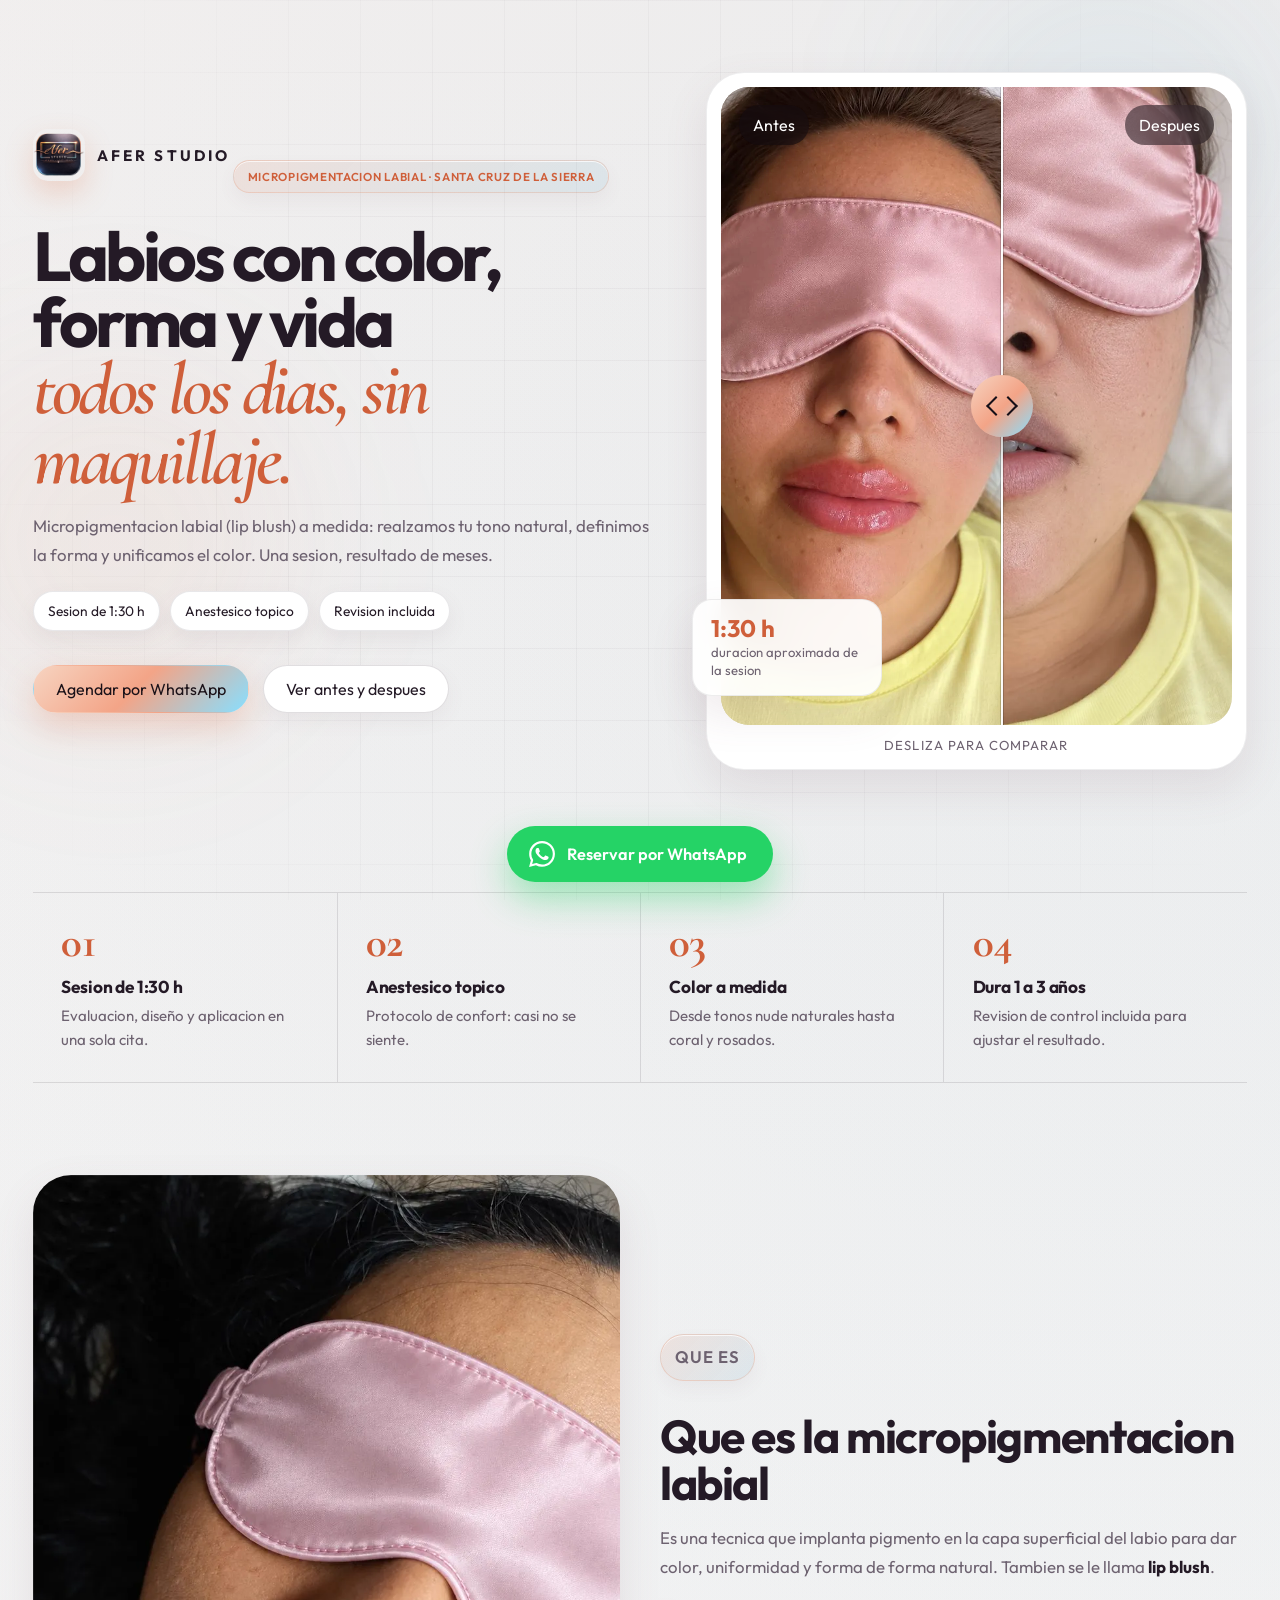
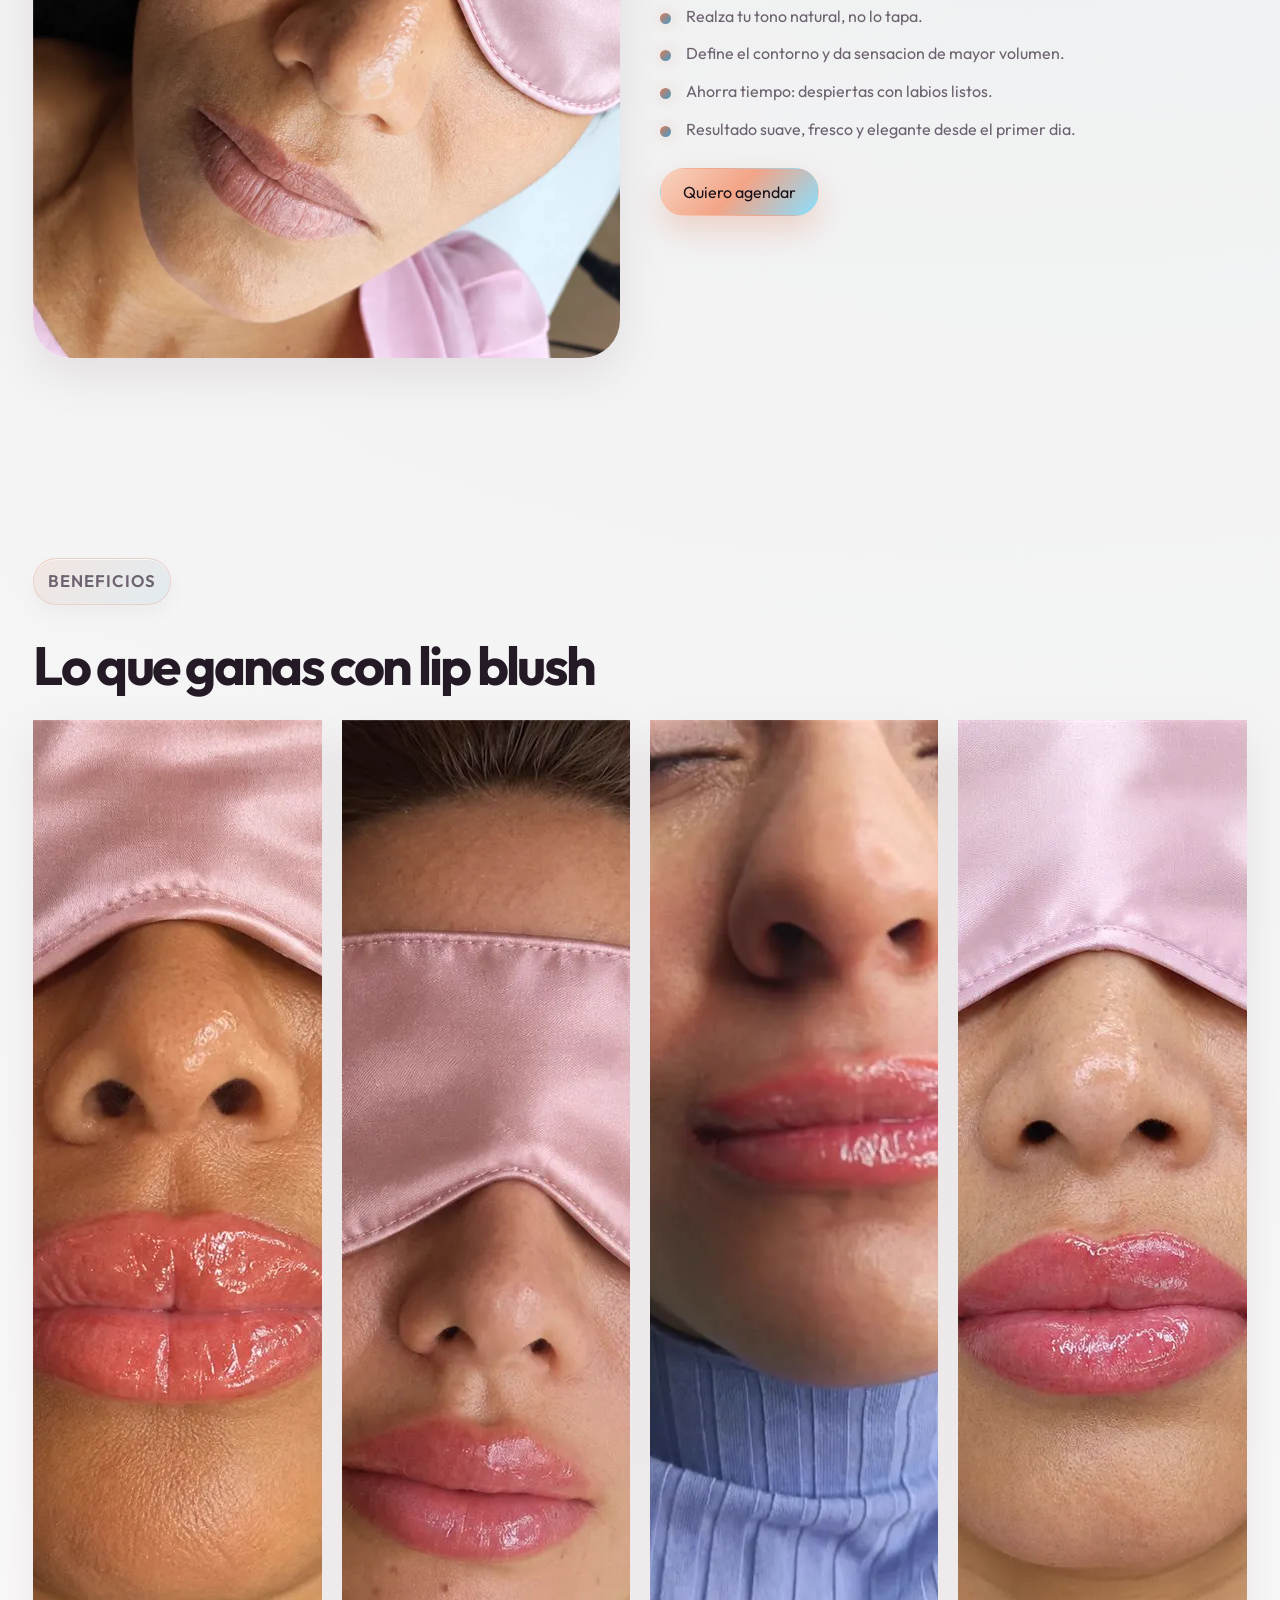
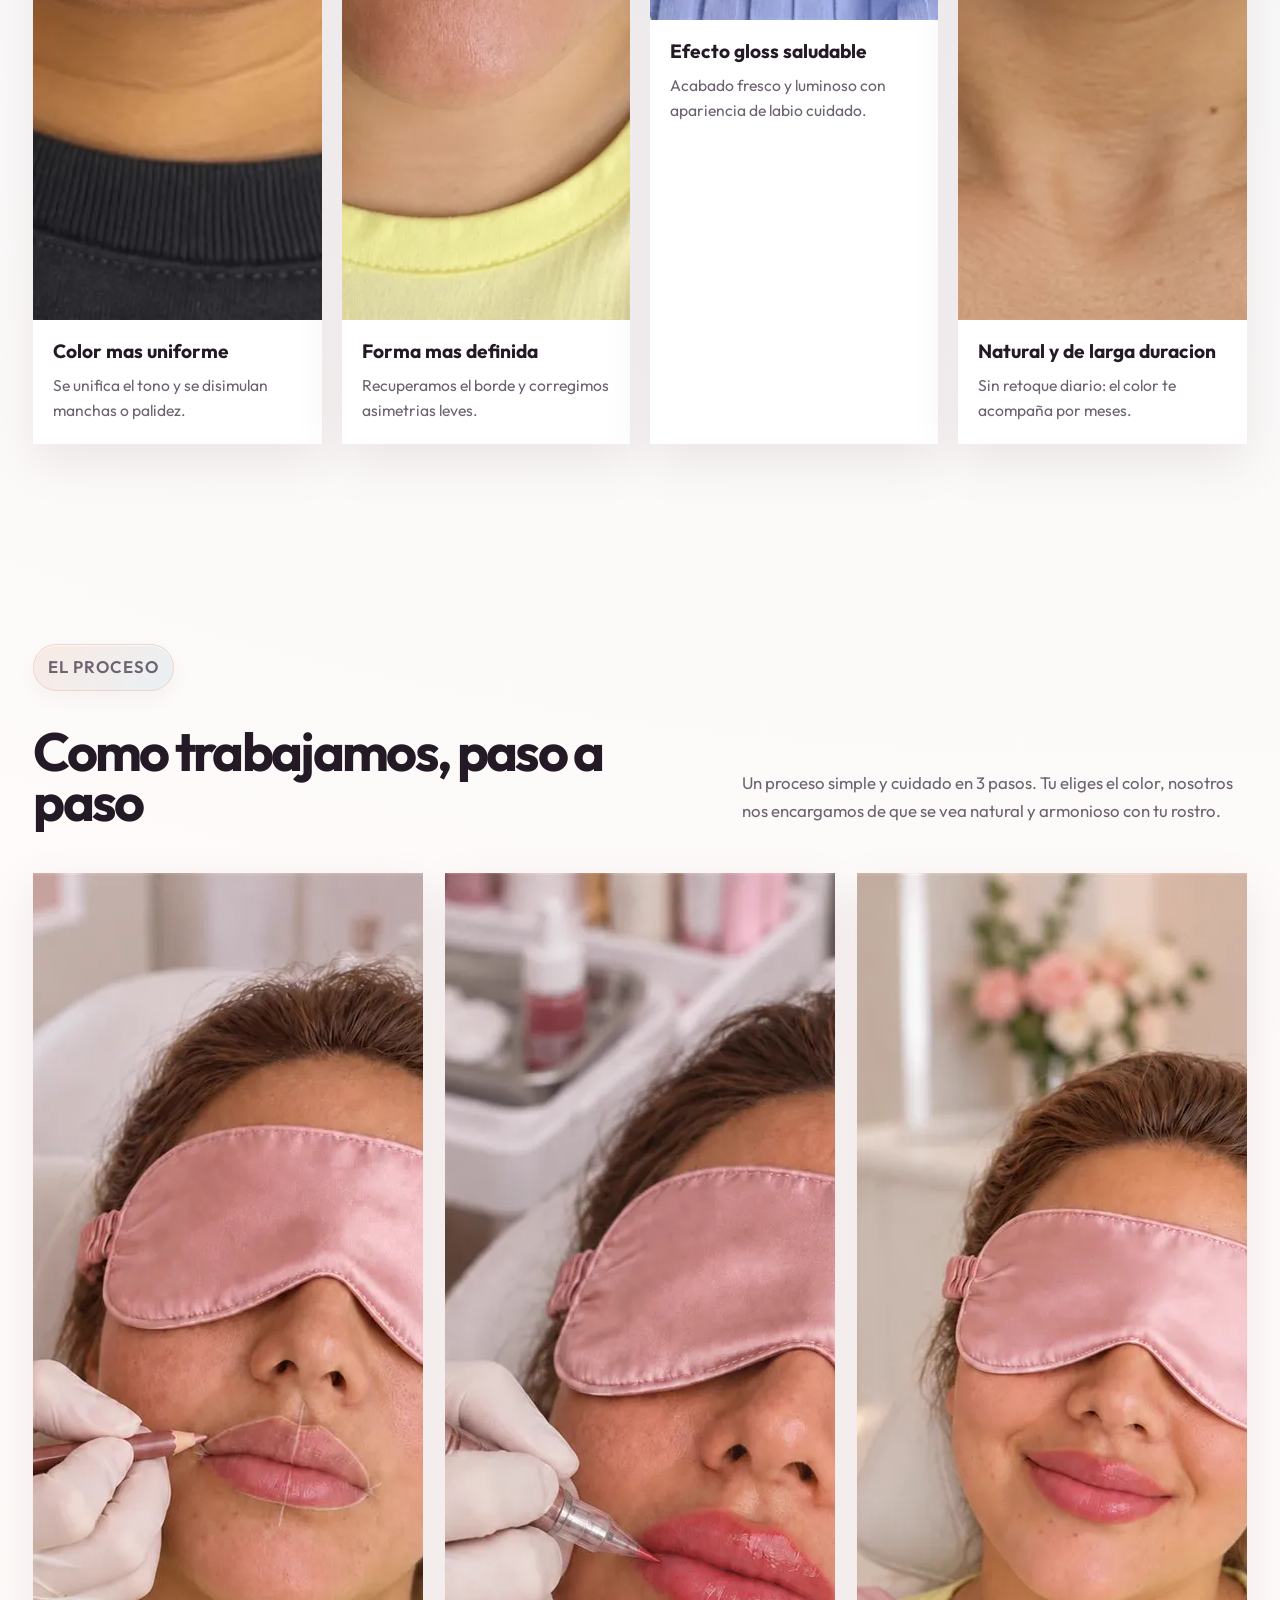
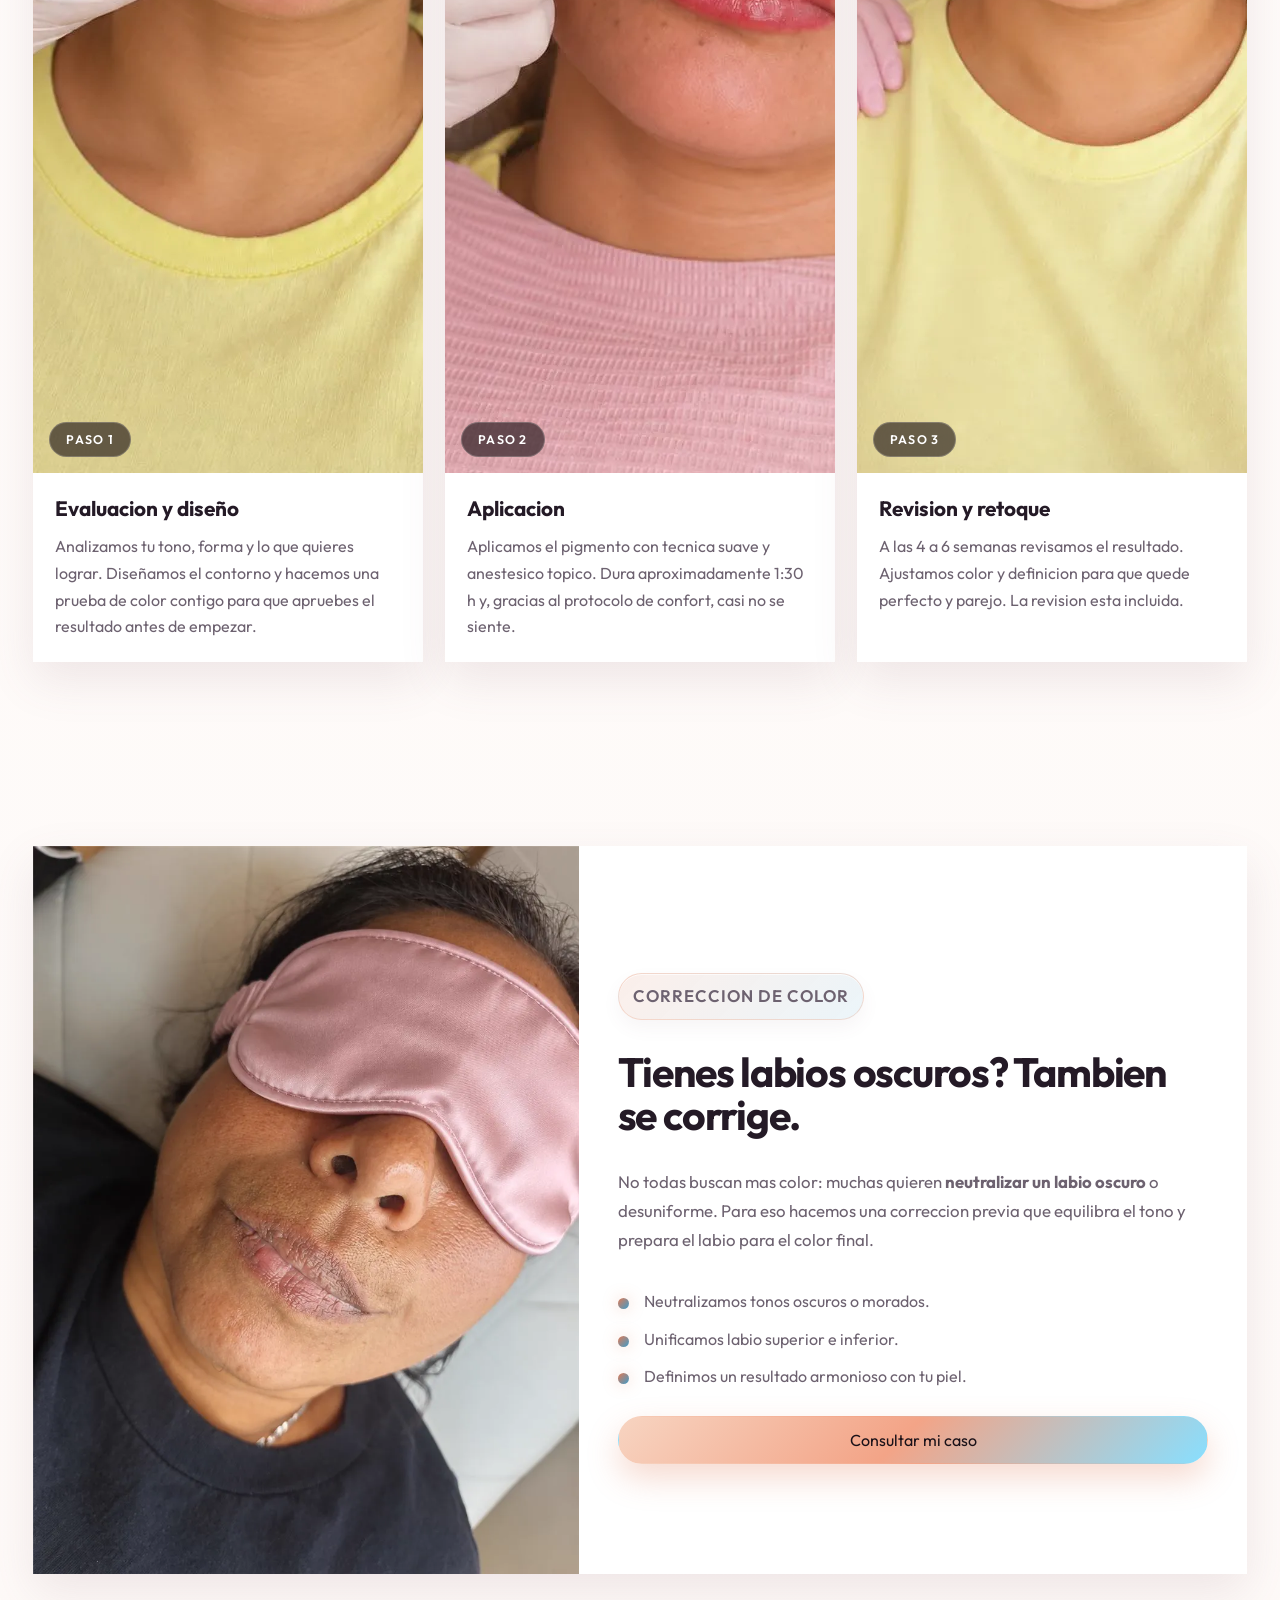
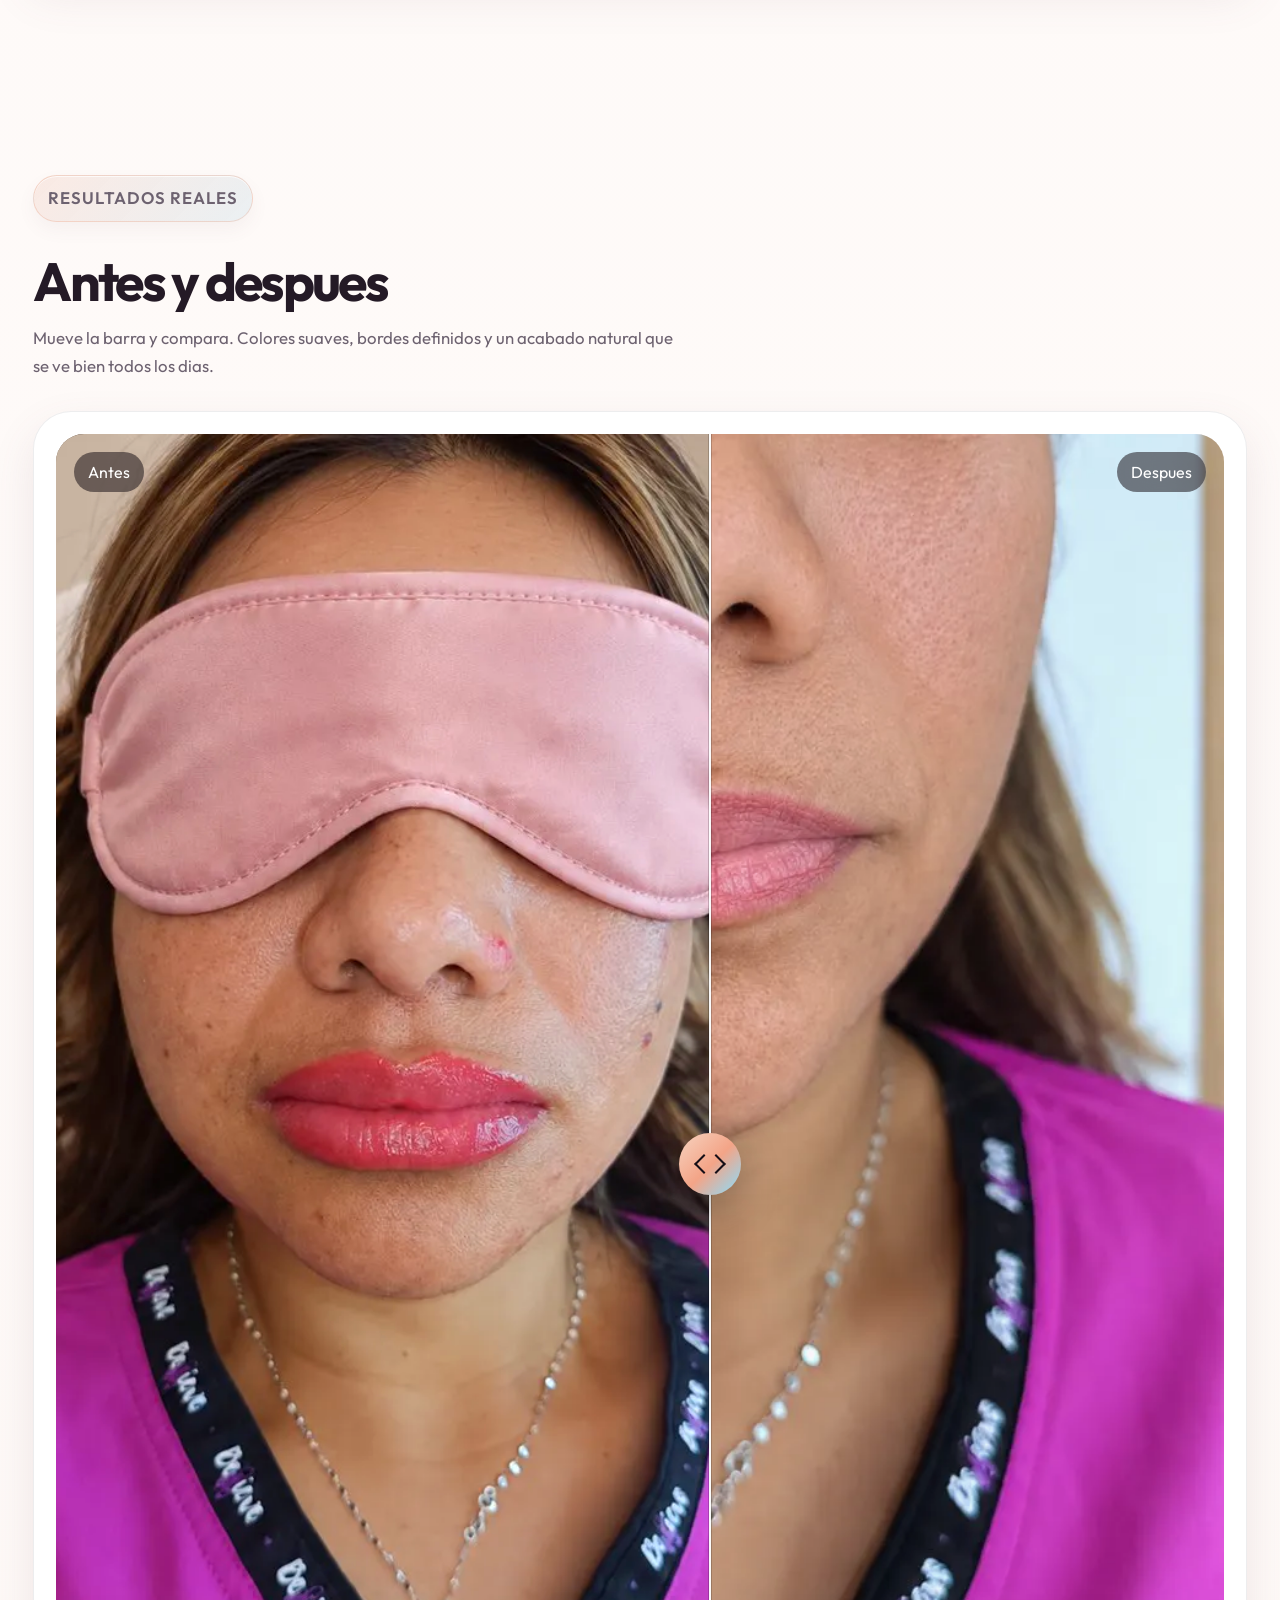
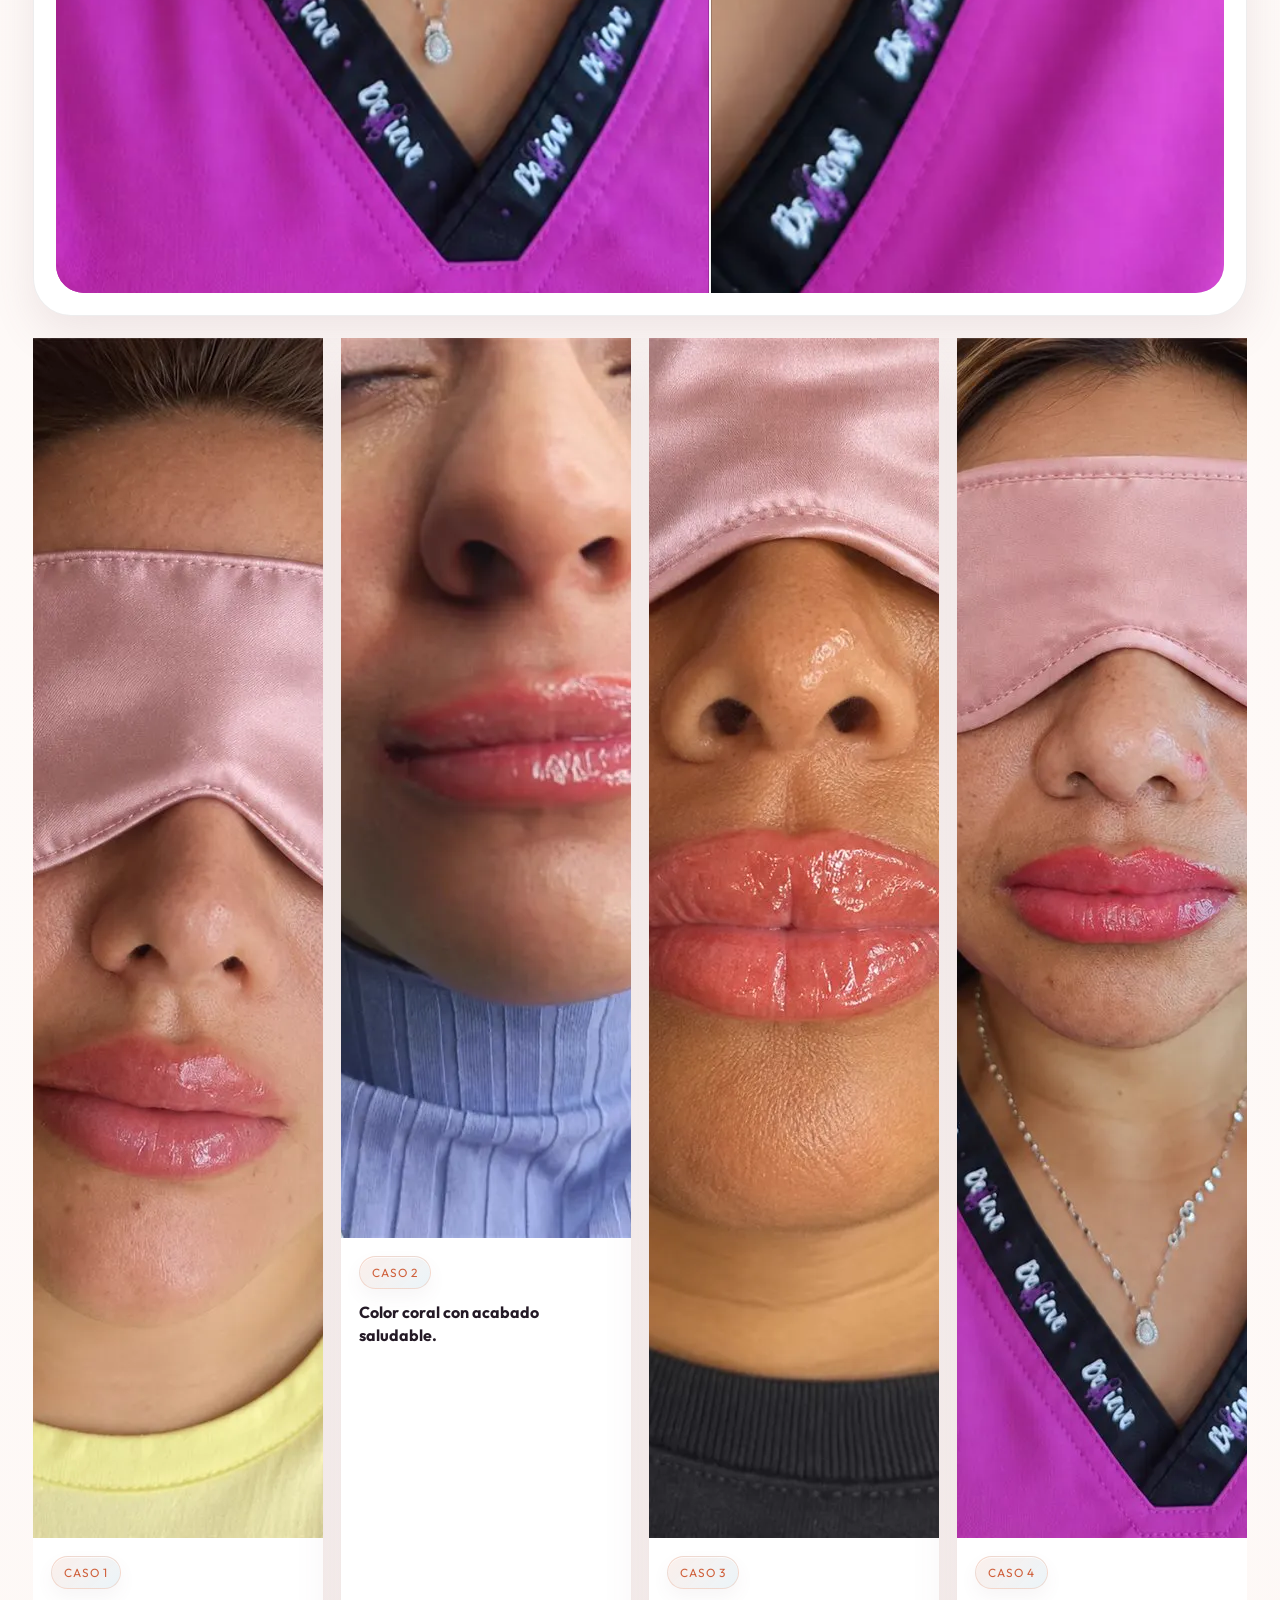
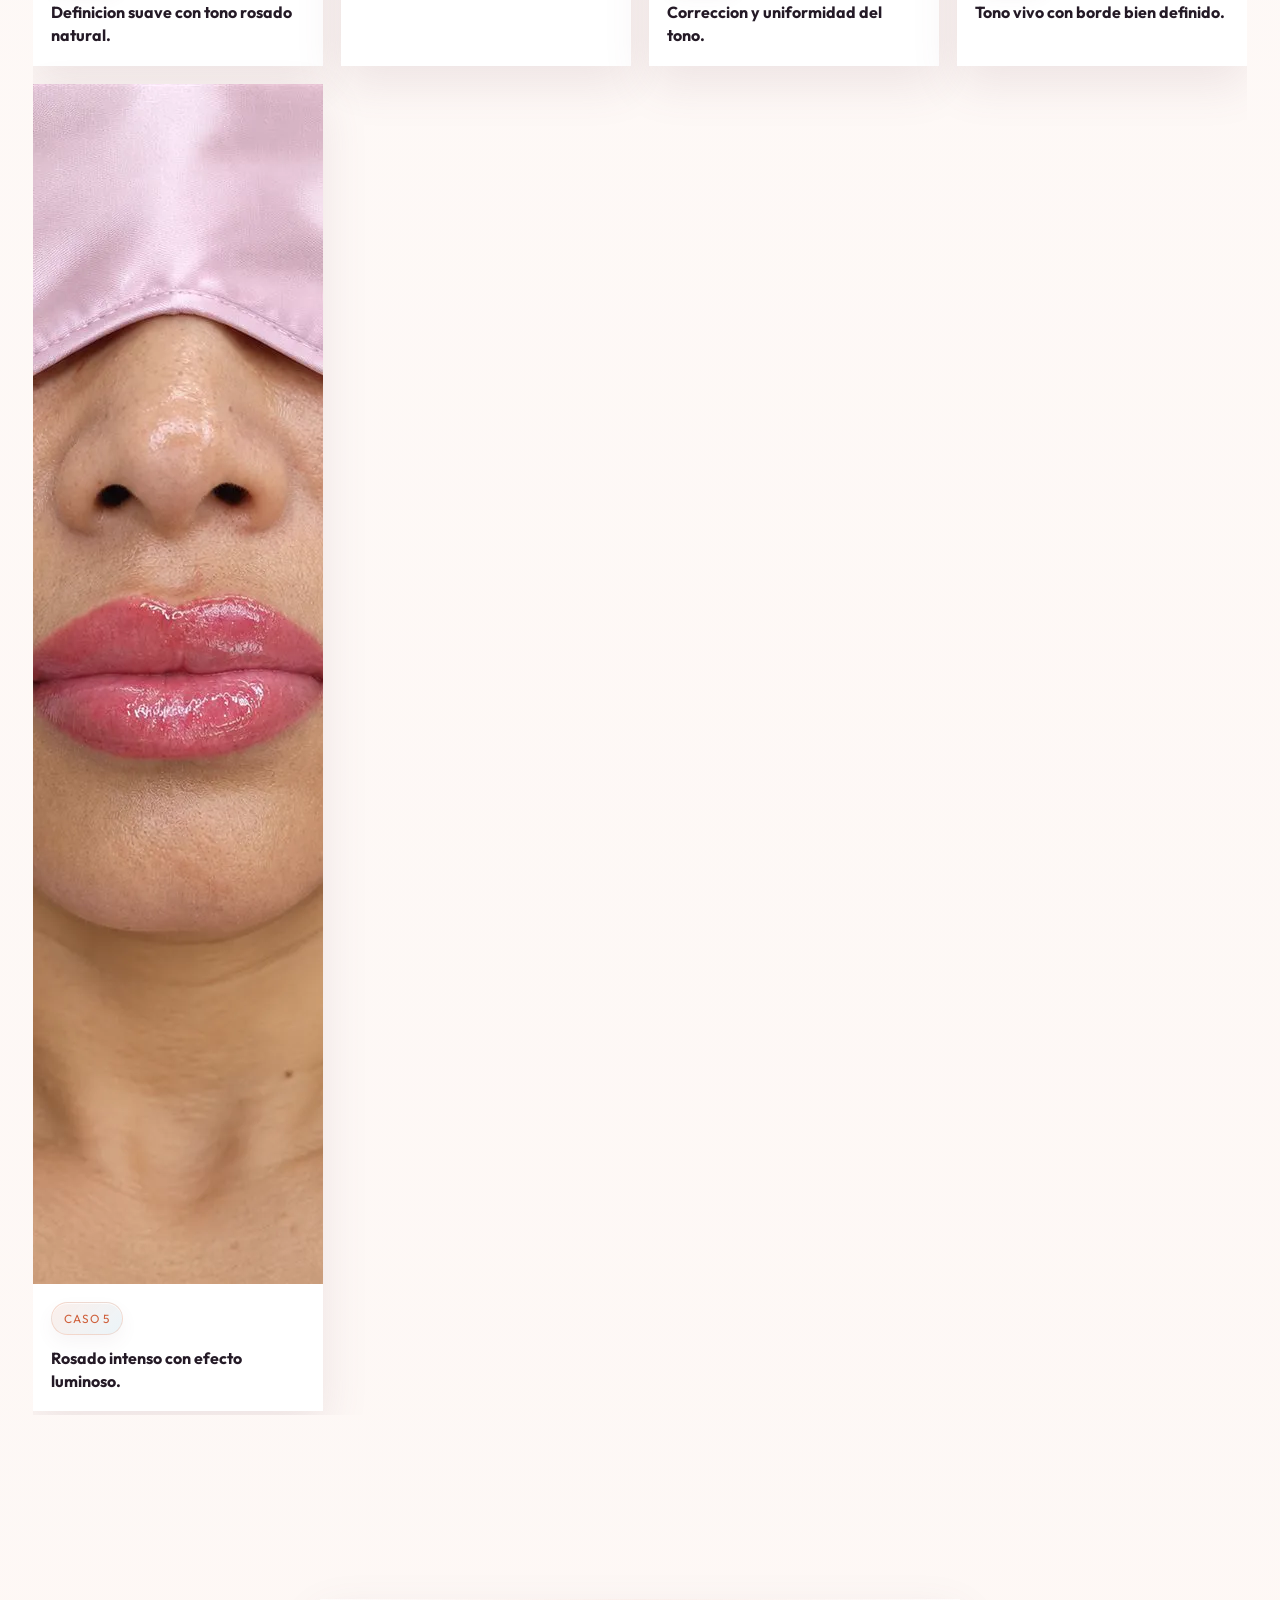
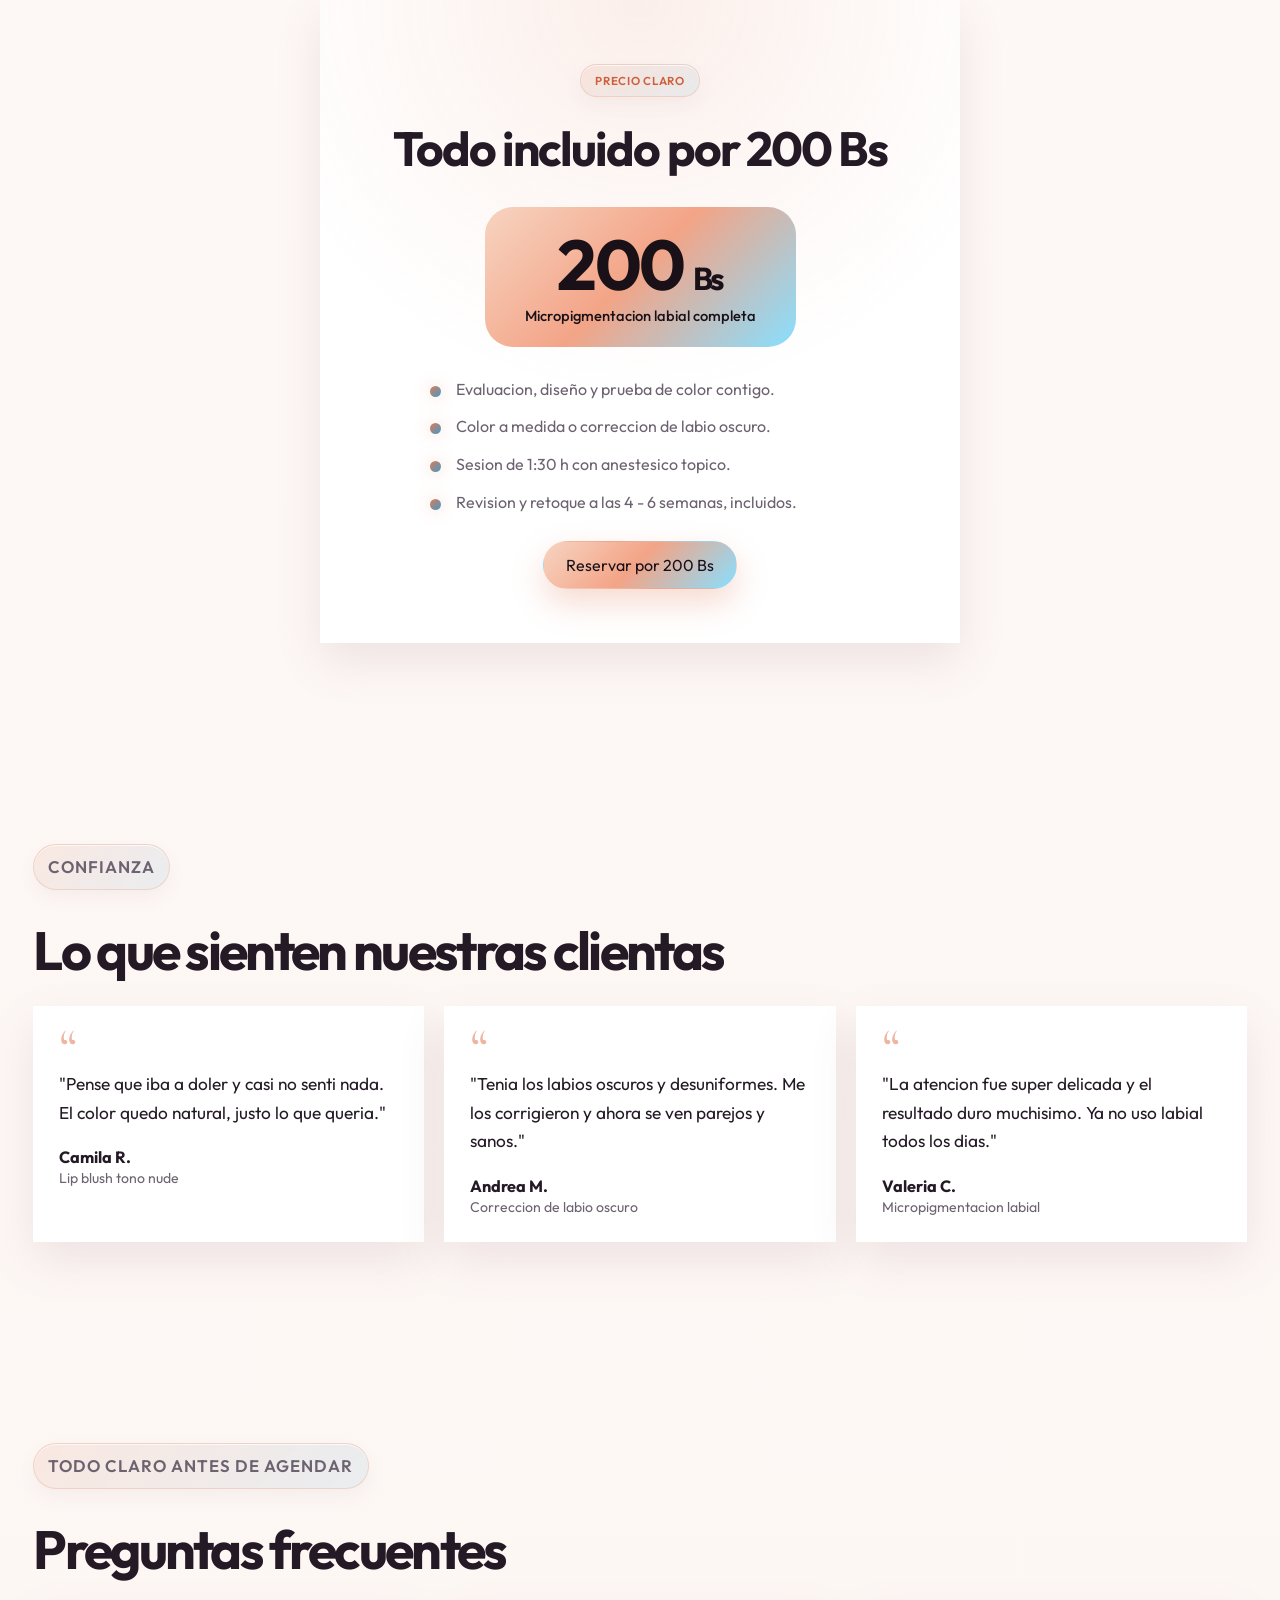
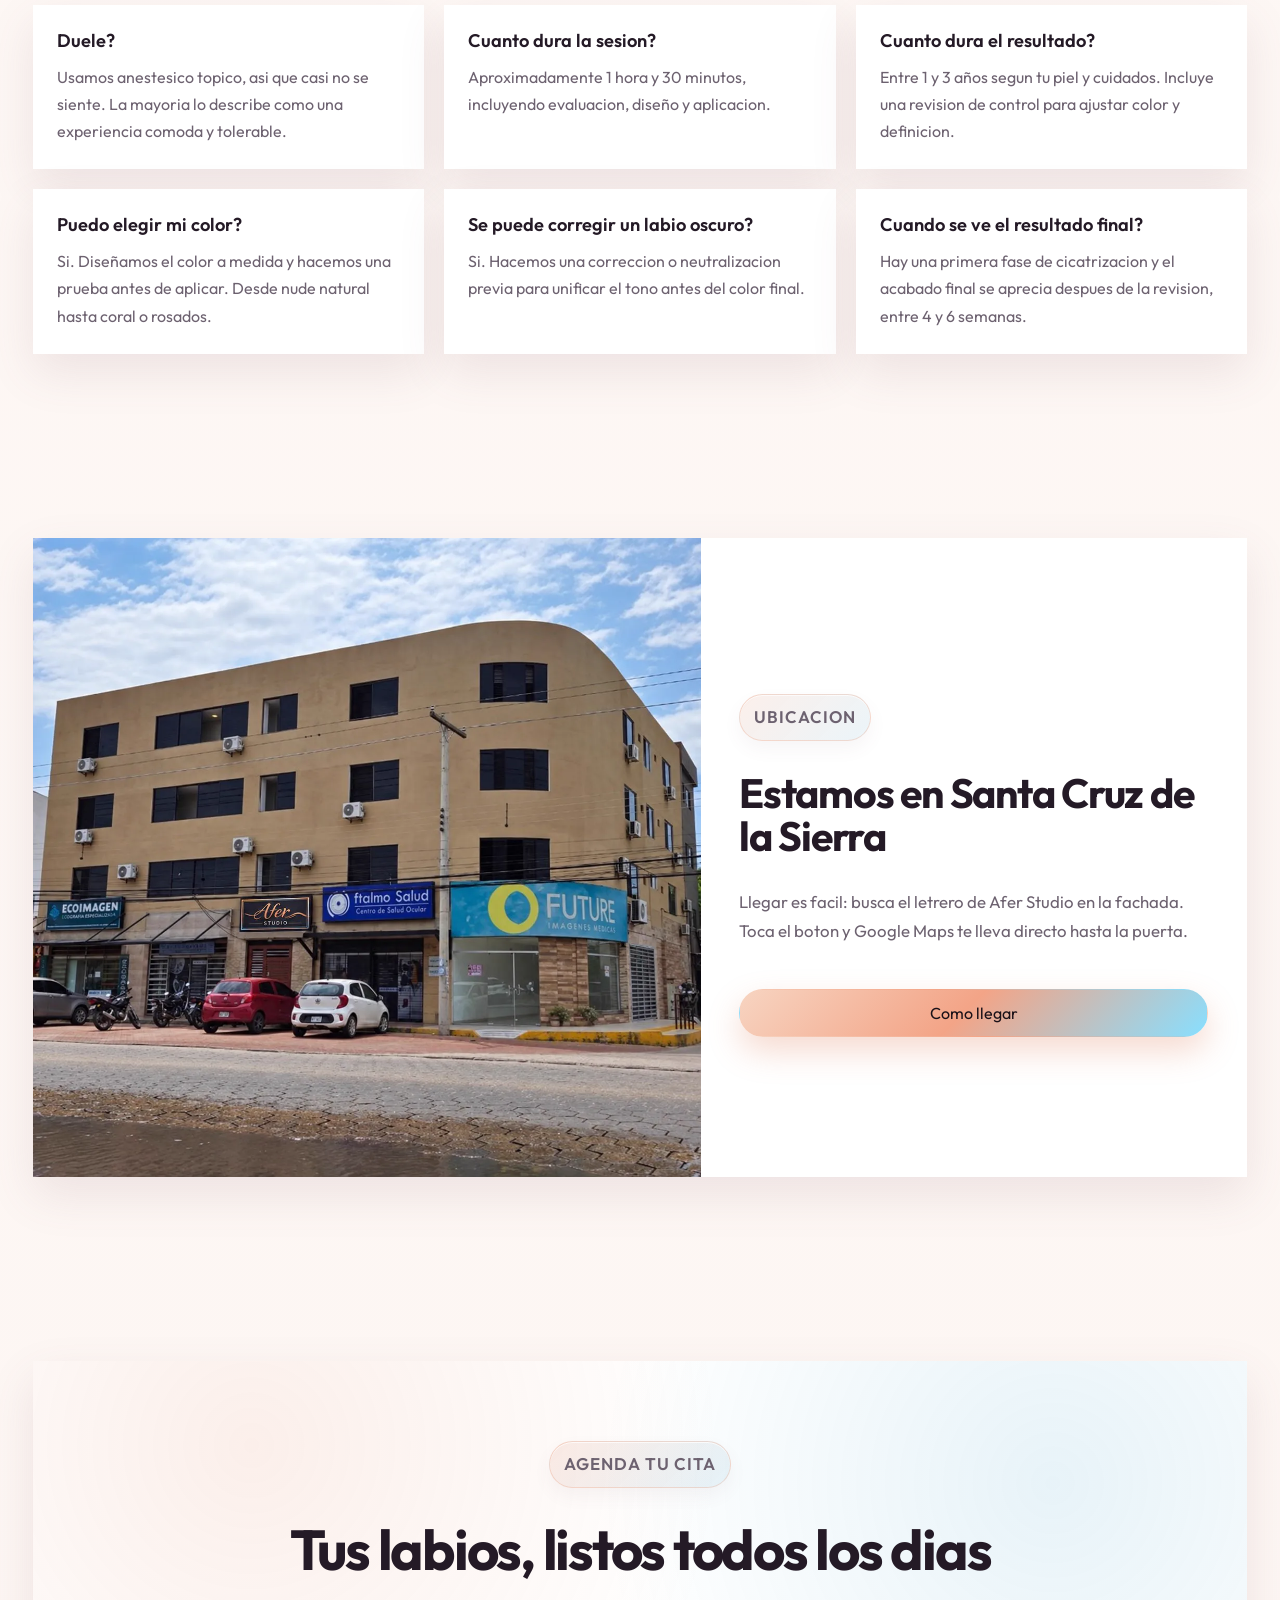
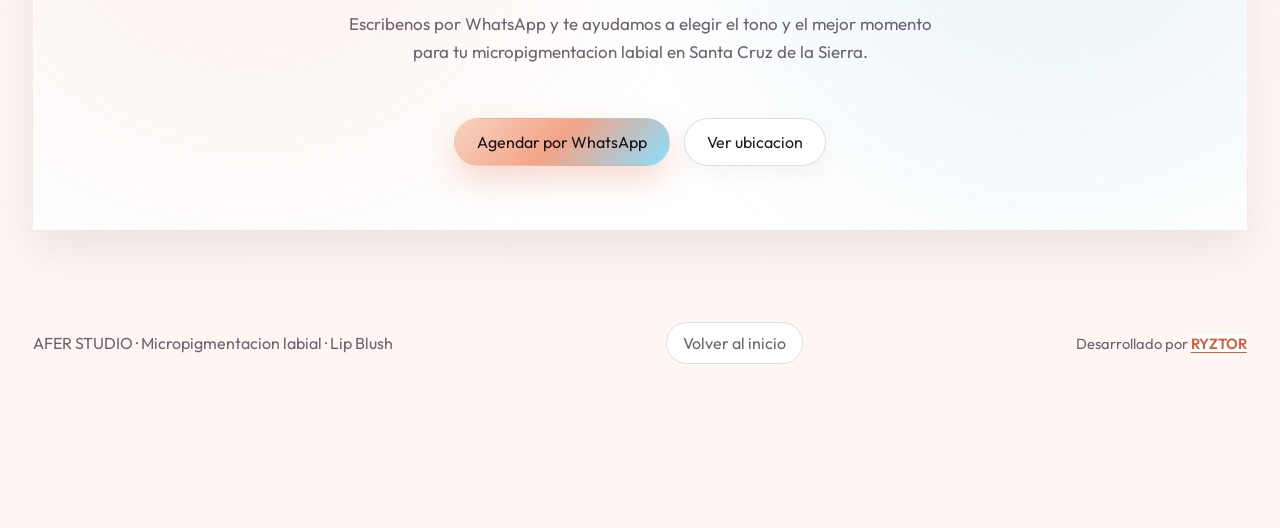
<file: micropigmentacion.html>
<!doctype html>
<html lang="es-BO">
  <head>
    <meta charset="utf-8">
    <meta name="viewport" content="width=device-width, initial-scale=1">
    <title>Micropigmentacion labial en Santa Cruz de la Sierra | Lip blush y correccion de labio oscuro | Afer Studio</title>
    <meta
      name="description"
      content="Micropigmentacion labial y lip blush en Santa Cruz de la Sierra. Color y forma a medida, anestesico topico, sesion de 1:30 h y revision incluida. Corrige labios oscuros y realza tu tono natural. Agenda por WhatsApp."
    >
    <meta name="robots" content="index,follow,max-image-preview:large,max-snippet:-1,max-video-preview:-1">
    <meta name="author" content="Afer Studio">
    <meta name="theme-color" content="#fffdfc">
    <link rel="canonical" href="https://afer.studio/micropigmentacion">
    <meta property="og:title" content="Micropigmentacion labial en Santa Cruz de la Sierra | Afer Studio">
    <meta
      property="og:description"
      content="Lip blush y micropigmentacion labial a medida. Sesion de 1:30 h, anestesico topico, revision incluida y correccion de labio oscuro."
    >
    <meta property="og:type" content="website">
    <meta property="og:locale" content="es_BO">
    <meta property="og:site_name" content="Afer Studio">
    <meta property="og:url" content="https://afer.studio/micropigmentacion">
    <meta property="og:image" content="https://afer.studio/img/micro-social-card.jpg">
    <meta property="og:image:secure_url" content="https://afer.studio/img/micro-social-card.jpg">
    <meta property="og:image:type" content="image/jpeg">
    <meta property="og:image:width" content="1200">
    <meta property="og:image:height" content="630">
    <meta property="og:image:alt" content="Antes y despues de micropigmentacion labial en Afer Studio: 200 Bs en Santa Cruz de la Sierra">
    <meta name="twitter:card" content="summary_large_image">
    <meta name="twitter:url" content="https://afer.studio/micropigmentacion">
    <meta name="twitter:title" content="Micropigmentacion labial en Santa Cruz de la Sierra | Afer Studio">
    <meta
      name="twitter:description"
      content="Lip blush y micropigmentacion labial a medida. Sesion de 1:30 h, anestesico topico, revision incluida y correccion de labio oscuro."
    >
    <meta name="twitter:image" content="https://afer.studio/img/micro-social-card.jpg">
    <meta name="twitter:image:alt" content="Antes y despues de micropigmentacion labial en Afer Studio: 200 Bs en Santa Cruz de la Sierra">
    <link rel="icon" href="favicon.ico" sizes="any">
    <link rel="icon" href="favicon-32.png" type="image/png">
    <link rel="apple-touch-icon" href="logo-512.png">
    <link rel="manifest" href="site.webmanifest">
    <link rel="preconnect" href="https://fonts.googleapis.com">
    <link rel="preconnect" href="https://fonts.gstatic.com" crossorigin>
    <link
      href="https://fonts.googleapis.com/css2?family=Cormorant+Garamond:wght@500;600;700&family=Outfit:wght@300;400;500;600;700;800&display=swap"
      rel="stylesheet"
    >
    <link rel="preload" as="image" href="img/despues-1.webp" fetchpriority="high">
    <link rel="stylesheet" href="styles.css">
    <link rel="stylesheet" href="micropigmentacion.css">
    <script type="application/ld+json">
      {
        "@context": "https://schema.org",
        "@graph": [
          {
            "@type": "WebPage",
            "@id": "https://afer.studio/micropigmentacion#webpage",
            "url": "https://afer.studio/micropigmentacion",
            "name": "Micropigmentacion labial en Santa Cruz de la Sierra | Afer Studio",
            "description": "Micropigmentacion labial y lip blush en Santa Cruz de la Sierra. Color y forma a medida, anestesico topico, sesion de 1:30 h y revision incluida. Correccion de labio oscuro.",
            "inLanguage": "es-BO",
            "isPartOf": {
              "@id": "https://afer.studio/#website"
            }
          },
          {
            "@type": "Service",
            "@id": "https://afer.studio/micropigmentacion#service",
            "name": "Micropigmentacion labial y lip blush",
            "serviceType": "Micropigmentacion labial",
            "provider": {
              "@type": "BeautySalon",
              "name": "Afer Studio",
              "url": "https://afer.studio/",
              "image": "https://afer.studio/logo-512.png"
            },
            "areaServed": ["Santa Cruz de la Sierra", "Bolivia"],
            "description": "Micropigmentacion labial a medida (lip blush) con anestesico topico, duracion de 1:30 h, revision incluida y correccion de labio oscuro.",
            "audience": {
              "@type": "Audience",
              "audienceType": "Personas que buscan mejorar el color y la forma de sus labios"
            },
            "offers": {
              "@type": "Offer",
              "priceCurrency": "BOB",
              "price": "200",
              "availability": "https://schema.org/InStock",
              "url": "https://afer.studio/micropigmentacion"
            }
          },
          {
            "@type": "FAQPage",
            "@id": "https://afer.studio/micropigmentacion#faq",
            "mainEntity": [
              {
                "@type": "Question",
                "name": "Que es la micropigmentacion labial?",
                "acceptedAnswer": {
                  "@type": "Answer",
                  "text": "Es una tecnica que implanta pigmento en la capa superficial del labio para dar color, uniformidad y forma de manera natural. Tambien se conoce como lip blush."
                }
              },
              {
                "@type": "Question",
                "name": "Cuanto tiempo dura la sesion?",
                "acceptedAnswer": {
                  "@type": "Answer",
                  "text": "La sesion dura aproximadamente 1 hora y 30 minutos, incluyendo la evaluacion, el diseño y la aplicacion."
                }
              },
              {
                "@type": "Question",
                "name": "Duele la micropigmentacion labial?",
                "acceptedAnswer": {
                  "@type": "Answer",
                  "text": "Trabajamos con anestesico topico, por lo que casi no se siente. La mayoria de las clientas lo describe como una experiencia comoda y tolerable."
                }
              },
              {
                "@type": "Question",
                "name": "Cuanto dura el resultado?",
                "acceptedAnswer": {
                  "@type": "Answer",
                  "text": "El resultado dura entre 1 y 3 años segun el tipo de piel, los cuidados y el estilo de vida. Incluye una revision de control para ajustar color y definicion."
                }
              },
              {
                "@type": "Question",
                "name": "Se puede cambiar el color del labio o corregir un labio oscuro?",
                "acceptedAnswer": {
                  "@type": "Answer",
                  "text": "Si. Diseñamos el color a medida y, si el labio es oscuro, aplicamos una correccion o neutralizacion previa para lograr un tono uniforme y armonioso."
                }
              }
            ]
          }
        ]
      }
    </script>
    <!-- Meta Pixel Code -->
    <script>
      !function(f,b,e,v,n,t,s)
      {if(f.fbq)return;n=f.fbq=function(){n.callMethod?
      n.callMethod.apply(n,arguments):n.queue.push(arguments)};
      if(!f._fbq)f._fbq=n;n.push=n;n.loaded=!0;n.version='2.0';
      n.queue=[];t=b.createElement(e);t.async=!0;
      t.src=v;s=b.getElementsByTagName(e)[0];
      s.parentNode.insertBefore(t,s)}(window, document,'script',
      'https://connect.facebook.net/en_US/fbevents.js');
      fbq('init', '4633236850332917');
      fbq('track', 'PageView');
    </script>
    <noscript><img height="1" width="1" style="display:none"
      src="https://www.facebook.com/tr?id=4633236850332917&ev=PageView&noscript=1"
    /></noscript>
    <!-- End Meta Pixel Code -->
  </head>
  <body class="micro-page">
    <div class="site-glow site-glow-a"></div>
    <div class="site-glow site-glow-b"></div>
    <div class="site-grid"></div>

    <main>
      <section class="section micro-hero" id="micro-inicio">
        <div class="micro-hero-copy">
          <div class="micro-brand">
            <img src="logo-256.png" alt="Logo de Afer Studio">
            <span>AFER STUDIO</span>
          </div>
          <div class="eyebrow-pill">Micropigmentacion labial · Santa Cruz de la Sierra</div>
          <h1>
            Labios con color, forma y vida
            <span>todos los dias, sin maquillaje.</span>
          </h1>
          <p class="hero-text">
            Micropigmentacion labial (lip blush) a medida: realzamos tu tono natural,
            definimos la forma y unificamos el color. Una sesion, resultado de meses.
          </p>

          <div class="hero-proof">
            <span>Sesion de 1:30 h</span>
            <span>Anestesico topico</span>
            <span>Revision incluida</span>
          </div>

          <div class="hero-actions">
            <a
              class="btn btn-primary magnetic"
              href="https://wa.me/59160829589?text=Hola%20Afer%20Studio%2C%20quiero%20agendar%20una%20micropigmentaci%C3%B3n%20labial"
              target="_blank"
              rel="noreferrer"
            >
              Agendar por WhatsApp
            </a>
            <button class="btn btn-secondary magnetic" type="button" data-scroll-target="#micro-resultados">
              Ver antes y despues
            </button>
          </div>
        </div>

        <div class="micro-hero-media">
          <article class="visual-card micro-hero-compare tilt-card">
            <div class="compare-frame compare-frame-micro" data-compare>
              <img
                class="compare-image compare-before"
                src="img/antes-1.webp" width="900" height="1200" decoding="async"
                alt="Caso real 1: labios antes de la micropigmentacion en Afer Studio"
              >
              <div class="compare-after-layer">
                <img
                  class="compare-image compare-after"
                  src="img/despues-1.webp" width="900" height="1200" decoding="async" fetchpriority="high"
                  alt="Caso real 1: labios despues de la micropigmentacion en Afer Studio"
                >
              </div>
              <div class="compare-line">
                <span class="compare-handle"></span>
              </div>
              <div class="compare-badges">
                <span>Antes</span>
                <span>Despues</span>
              </div>
              <input
                class="compare-range"
                type="range"
                min="0"
                max="100"
                value="55"
                aria-label="Comparar labios antes y despues"
              >
            </div>
            <p class="micro-drag-hint">Desliza para comparar</p>
          </article>

          <div class="micro-hero-badge">
            <strong>1:30 h</strong>
            <span>duracion aproximada de la sesion</span>
          </div>
        </div>
      </section>

      <section class="micro-facts" aria-label="Datos rapidos de la micropigmentacion labial">
        <article class="micro-fact">
          <span class="micro-fact-num">01</span>
          <strong>Sesion de 1:30 h</strong>
          <p>Evaluacion, diseño y aplicacion en una sola cita.</p>
        </article>
        <article class="micro-fact">
          <span class="micro-fact-num">02</span>
          <strong>Anestesico topico</strong>
          <p>Protocolo de confort: casi no se siente.</p>
        </article>
        <article class="micro-fact">
          <span class="micro-fact-num">03</span>
          <strong>Color a medida</strong>
          <p>Desde tonos nude naturales hasta coral y rosados.</p>
        </article>
        <article class="micro-fact">
          <span class="micro-fact-num">04</span>
          <strong>Dura 1 a 3 años</strong>
          <p>Revision de control incluida para ajustar el resultado.</p>
        </article>
      </section>

      <section class="section micro-about">
        <div class="micro-about-media tilt-card">
          <img
            src="img/antes-5.webp" width="900" height="1200" loading="lazy" decoding="async"
            alt="Caso real 5: labios naturales antes de la micropigmentacion"
          >
        </div>

        <div class="micro-about-copy">
          <p class="section-kicker">Que es</p>
          <h2>Que es la micropigmentacion labial</h2>
          <p>
            Es una tecnica que implanta pigmento en la capa superficial del labio para dar color,
            uniformidad y forma de forma natural. Tambien se le llama <strong>lip blush</strong>.
          </p>
          <ul class="micro-check-list">
            <li>Realza tu tono natural, no lo tapa.</li>
            <li>Define el contorno y da sensacion de mayor volumen.</li>
            <li>Ahorra tiempo: despiertas con labios listos.</li>
            <li>Resultado suave, fresco y elegante desde el primer dia.</li>
          </ul>
          <a
            class="btn btn-primary magnetic micro-inline-cta"
            href="https://wa.me/59160829589?text=Hola%20Afer%20Studio%2C%20quiero%20agendar%20una%20micropigmentaci%C3%B3n%20labial"
            target="_blank"
            rel="noreferrer"
          >
            Quiero agendar
          </a>
        </div>
      </section>

      <section class="section micro-benefits">
        <div class="section-heading">
          <p class="section-kicker">Beneficios</p>
          <h2>Lo que ganas con lip blush</h2>
        </div>

        <div class="micro-benefit-grid">
          <article class="micro-benefit-card tilt-card">
            <img
              src="img/despues-3.webp" width="900" height="1200" loading="lazy" decoding="async"
              alt="Caso real 3: color uniforme con lip blush"
            >
            <div class="micro-benefit-body">
              <strong>Color mas uniforme</strong>
              <p>Se unifica el tono y se disimulan manchas o palidez.</p>
            </div>
          </article>

          <article class="micro-benefit-card tilt-card">
            <img
              src="img/despues-1.webp" width="900" height="1200" loading="lazy" decoding="async"
              alt="Caso real 1: contorno definido con micropigmentacion"
            >
            <div class="micro-benefit-body">
              <strong>Forma mas definida</strong>
              <p>Recuperamos el borde y corregimos asimetrias leves.</p>
            </div>
          </article>

          <article class="micro-benefit-card tilt-card">
            <img
              src="img/despues-2.webp" width="1200" height="900" loading="lazy" decoding="async"
              alt="Caso real 2: efecto gloss en labios"
            >
            <div class="micro-benefit-body">
              <strong>Efecto gloss saludable</strong>
              <p>Acabado fresco y luminoso con apariencia de labio cuidado.</p>
            </div>
          </article>

          <article class="micro-benefit-card tilt-card">
            <img
              src="img/despues-5.webp" width="900" height="1200" loading="lazy" decoding="async"
              alt="Caso real 5: resultado luminoso de lip blush"
            >
            <div class="micro-benefit-body">
              <strong>Natural y de larga duracion</strong>
              <p>Sin retoque diario: el color te acompaña por meses.</p>
            </div>
          </article>
        </div>
      </section>

      <section class="section micro-steps" id="micro-proceso">
        <div class="section-heading split">
          <div>
            <p class="section-kicker">El proceso</p>
            <h2>Como trabajamos, paso a paso</h2>
          </div>
          <p>
            Un proceso simple y cuidado en 3 pasos. Tu eliges el color, nosotros nos encargamos
            de que se vea natural y armonioso con tu rostro.
          </p>
        </div>

        <div class="micro-step-list">
          <article class="micro-step tilt-card">
            <div class="micro-step-media">
              <img
              src="img/paso-1.webp" width="900" height="1200" loading="lazy" decoding="async"
              alt="Paso 1: evaluacion y diseño del contorno labial con lapiz"
              >
              <span class="micro-step-num">Paso 1</span>
            </div>
            <div class="micro-step-body">
              <strong>Evaluacion y diseño</strong>
              <p>
                Analizamos tu tono, forma y lo que quieres lograr. Diseñamos el contorno y hacemos
                una prueba de color contigo para que apruebes el resultado antes de empezar.
              </p>
            </div>
          </article>

          <article class="micro-step tilt-card">
            <div class="micro-step-media">
              <img
              src="img/paso-2.webp" width="900" height="1200" loading="lazy" decoding="async"
              alt="Paso 2: aplicacion de la micropigmentacion labial con dermografo"
              >
              <span class="micro-step-num">Paso 2</span>
            </div>
            <div class="micro-step-body">
              <strong>Aplicacion</strong>
              <p>
                Aplicamos el pigmento con tecnica suave y anestesico topico. Dura aproximadamente
                1:30 h y, gracias al protocolo de confort, casi no se siente.
              </p>
            </div>
          </article>

          <article class="micro-step tilt-card">
            <div class="micro-step-media">
              <img
              src="img/paso-3.webp" width="900" height="1200" loading="lazy" decoding="async"
              alt="Paso 3: revision del resultado con espejo junto a la clienta"
              >
              <span class="micro-step-num">Paso 3</span>
            </div>
            <div class="micro-step-body">
              <strong>Revision y retoque</strong>
              <p>
                A las 4 a 6 semanas revisamos el resultado. Ajustamos color y definicion para que
                quede perfecto y parejo. La revision esta incluida.
              </p>
            </div>
          </article>
        </div>
      </section>

      <section class="section micro-darklip">
        <div class="micro-darklip-card tilt-card">
          <div class="micro-darklip-media">
            <img
              src="img/antes-3.webp" width="900" height="1200" loading="lazy" decoding="async"
              alt="Caso real 3: labio oscuro antes de la correccion"
            >
          </div>
          <div class="micro-darklip-copy">
            <p class="section-kicker">Correccion de color</p>
            <h2>Tienes labios oscuros? Tambien se corrige.</h2>
            <p>
              No todas buscan mas color: muchas quieren <strong>neutralizar un labio oscuro</strong>
              o desuniforme. Para eso hacemos una correccion previa que equilibra el tono y prepara
              el labio para el color final.
            </p>
            <ul class="micro-check-list">
              <li>Neutralizamos tonos oscuros o morados.</li>
              <li>Unificamos labio superior e inferior.</li>
              <li>Definimos un resultado armonioso con tu piel.</li>
            </ul>
            <a
              class="btn btn-primary magnetic micro-inline-cta"
              href="https://wa.me/59160829589?text=Hola%20Afer%20Studio%2C%20tengo%20los%20labios%20oscuros%20y%20quiero%20una%20correcci%C3%B3n%20con%20micropigmentaci%C3%B3n"
              target="_blank"
              rel="noreferrer"
            >
              Consultar mi caso
            </a>
          </div>
        </div>
      </section>

      <section class="section micro-results" id="micro-resultados">
        <div class="section-heading">
          <p class="section-kicker">Resultados reales</p>
          <h2>Antes y despues</h2>
          <p>
            Mueve la barra y compara. Colores suaves, bordes definidos y un acabado natural
            que se ve bien todos los dias.
          </p>
        </div>

        <div class="compare-shell tilt-card">
          <div class="compare-frame" data-compare>
            <img
              class="compare-image compare-before"
              src="img/antes-4.webp" width="900" height="1200" loading="lazy" decoding="async"
              alt="Caso real 4: labios antes de la correccion"
            >
            <div class="compare-after-layer">
              <img
                class="compare-image compare-after"
                src="img/despues-4.webp" width="900" height="1200" loading="lazy" decoding="async"
                alt="Caso real 4: labios despues de la correccion"
              >
            </div>
            <div class="compare-line">
              <span class="compare-handle"></span>
            </div>
            <div class="compare-badges">
              <span>Antes</span>
              <span>Despues</span>
            </div>
            <input
              class="compare-range"
              type="range"
              min="0"
              max="100"
              value="56"
              aria-label="Comparar antes y despues de micropigmentacion"
            >
          </div>
        </div>

        <div class="results-rail" aria-label="Casos reales de micropigmentacion labial">
          <article class="result-card tilt-card">
            <img
              src="img/despues-1.webp" width="900" height="1200" loading="lazy" decoding="async"
              alt="Caso real 1: resultado de lip blush en Afer Studio"
            >
            <div class="result-copy">
              <span class="result-tag">Caso 1</span>
              <strong>Definicion suave con tono rosado natural.</strong>
            </div>
          </article>

          <article class="result-card tilt-card">
            <img
              src="img/despues-2.webp" width="1200" height="900" loading="lazy" decoding="async"
              alt="Caso real 2: resultado de lip blush en Afer Studio"
            >
            <div class="result-copy">
              <span class="result-tag">Caso 2</span>
              <strong>Color coral con acabado saludable.</strong>
            </div>
          </article>

          <article class="result-card tilt-card">
            <img
              src="img/despues-3.webp" width="900" height="1200" loading="lazy" decoding="async"
              alt="Caso real 3: correccion de tono en Afer Studio"
            >
            <div class="result-copy">
              <span class="result-tag">Caso 3</span>
              <strong>Correccion y uniformidad del tono.</strong>
            </div>
          </article>

          <article class="result-card tilt-card">
            <img
              src="img/despues-4.webp" width="900" height="1200" loading="lazy" decoding="async"
              alt="Caso real 4: resultado de lip blush en Afer Studio"
            >
            <div class="result-copy">
              <span class="result-tag">Caso 4</span>
              <strong>Tono vivo con borde bien definido.</strong>
            </div>
          </article>

          <article class="result-card tilt-card">
            <img
              src="img/despues-5.webp" width="900" height="1200" loading="lazy" decoding="async"
              alt="Caso real 5: resultado de lip blush en Afer Studio"
            >
            <div class="result-copy">
              <span class="result-tag">Caso 5</span>
              <strong>Rosado intenso con efecto luminoso.</strong>
            </div>
          </article>
        </div>
      </section>

      <section class="section micro-price" id="micro-precio">
        <div class="micro-price-card tilt-card">
          <p class="section-kicker">Precio claro</p>
          <h2>Todo incluido por 200 Bs</h2>

          <div class="micro-price-amount">
            <strong>200 <span>Bs</span></strong>
            <em>Micropigmentacion labial completa</em>
          </div>

          <ul class="micro-check-list micro-price-list">
            <li>Evaluacion, diseño y prueba de color contigo.</li>
            <li>Color a medida o correccion de labio oscuro.</li>
            <li>Sesion de 1:30 h con anestesico topico.</li>
            <li>Revision y retoque a las 4 - 6 semanas, incluidos.</li>
          </ul>

          <a
            class="btn btn-primary magnetic micro-inline-cta"
            href="https://wa.me/59160829589?text=Hola%20Afer%20Studio%2C%20quiero%20agendar%20mi%20micropigmentaci%C3%B3n%20labial%20de%20200%20Bs"
            target="_blank"
            rel="noreferrer"
          >
            Reservar por 200 Bs
          </a>
        </div>
      </section>

      <section class="section micro-testimonials">
        <div class="section-heading">
          <p class="section-kicker">Confianza</p>
          <h2>Lo que sienten nuestras clientas</h2>
        </div>

        <div class="micro-testimonial-grid">
          <article class="micro-testimonial tilt-card">
            <p>
              "Pense que iba a doler y casi no senti nada. El color quedo natural,
              justo lo que queria."
            </p>
            <strong>Camila R.</strong>
            <span>Lip blush tono nude</span>
          </article>

          <article class="micro-testimonial tilt-card">
            <p>
              "Tenia los labios oscuros y desuniformes. Me los corrigieron y ahora
              se ven parejos y sanos."
            </p>
            <strong>Andrea M.</strong>
            <span>Correccion de labio oscuro</span>
          </article>

          <article class="micro-testimonial tilt-card">
            <p>
              "La atencion fue super delicada y el resultado duro muchisimo.
              Ya no uso labial todos los dias."
            </p>
            <strong>Valeria C.</strong>
            <span>Micropigmentacion labial</span>
          </article>
        </div>
      </section>

      <section class="section micro-info" id="micro-info">
        <div class="section-heading">
          <p class="section-kicker">Todo claro antes de agendar</p>
          <h2>Preguntas frecuentes</h2>
        </div>

        <div class="micro-faq-grid">
          <article class="micro-faq tilt-card">
            <span>Duele?</span>
            <p>
              Usamos anestesico topico, asi que casi no se siente. La mayoria lo describe
              como una experiencia comoda y tolerable.
            </p>
          </article>
          <article class="micro-faq tilt-card">
            <span>Cuanto dura la sesion?</span>
            <p>
              Aproximadamente 1 hora y 30 minutos, incluyendo evaluacion, diseño y aplicacion.
            </p>
          </article>
          <article class="micro-faq tilt-card">
            <span>Cuanto dura el resultado?</span>
            <p>
              Entre 1 y 3 años segun tu piel y cuidados. Incluye una revision de control
              para ajustar color y definicion.
            </p>
          </article>
          <article class="micro-faq tilt-card">
            <span>Puedo elegir mi color?</span>
            <p>
              Si. Diseñamos el color a medida y hacemos una prueba antes de aplicar. Desde
              nude natural hasta coral o rosados.
            </p>
          </article>
          <article class="micro-faq tilt-card">
            <span>Se puede corregir un labio oscuro?</span>
            <p>
              Si. Hacemos una correccion o neutralizacion previa para unificar el tono antes
              del color final.
            </p>
          </article>
          <article class="micro-faq tilt-card">
            <span>Cuando se ve el resultado final?</span>
            <p>
              Hay una primera fase de cicatrizacion y el acabado final se aprecia despues
              de la revision, entre 4 y 6 semanas.
            </p>
          </article>
        </div>
      </section>

      <section class="section micro-visit">
        <div class="micro-visit-card tilt-card">
          <div class="micro-visit-media">
            <img
              src="img/ubicacion.webp" width="1282" height="1227" loading="lazy" decoding="async"
              alt="Fachada del edificio de Afer Studio en Santa Cruz de la Sierra"
            >
          </div>
          <div class="micro-visit-copy">
            <p class="section-kicker">Ubicacion</p>
            <h2>Estamos en Santa Cruz de la Sierra</h2>
            <p>
              Llegar es facil: busca el letrero de Afer Studio en la fachada.
              Toca el boton y Google Maps te lleva directo hasta la puerta.
            </p>
            <a
              class="btn btn-primary magnetic micro-inline-cta"
              href="https://maps.app.goo.gl/8CRHqoZUdNbUtuEB8"
              target="_blank"
              rel="noreferrer"
            >
              Como llegar
            </a>
          </div>
        </div>
      </section>

      <section class="section micro-final">
        <div class="micro-final-card tilt-card">
          <p class="section-kicker">Agenda tu cita</p>
          <h2>Tus labios, listos todos los dias</h2>
          <p>
            Escribenos por WhatsApp y te ayudamos a elegir el tono y el mejor momento
            para tu micropigmentacion labial en Santa Cruz de la Sierra.
          </p>
          <div class="hero-actions micro-final-actions">
            <a
              class="btn btn-primary magnetic"
              href="https://wa.me/59160829589?text=Hola%20Afer%20Studio%2C%20quiero%20agendar%20una%20micropigmentaci%C3%B3n%20labial"
              target="_blank"
              rel="noreferrer"
            >
              Agendar por WhatsApp
            </a>
            <a
              class="btn btn-secondary magnetic"
              href="https://maps.app.goo.gl/8CRHqoZUdNbUtuEB8"
              target="_blank"
              rel="noreferrer"
            >
              Ver ubicacion
            </a>
          </div>
        </div>
      </section>
    </main>

    <footer class="site-footer">
      <p>AFER STUDIO · Micropigmentacion labial · Lip Blush</p>
      <a href="index.html">Volver al inicio</a>
      <p class="site-credit">Desarrollado por <a href="https://ryztor.us/" target="_blank" rel="noreferrer">RYZTOR</a></p>
    </footer>

    <a
      class="micro-wa"
      href="https://wa.me/59160829589?text=Hola%20Afer%20Studio%2C%20quiero%20agendar%20una%20micropigmentaci%C3%B3n%20labial"
      target="_blank"
      rel="noreferrer"
      aria-label="Reservar por WhatsApp"
    >
      <svg viewBox="0 0 24 24" aria-hidden="true" focusable="false">
        <path d="M17.472 14.382c-.297-.149-1.758-.867-2.03-.967-.273-.099-.471-.148-.67.15-.197.297-.767.966-.94 1.164-.173.199-.347.223-.644.075-.297-.15-1.255-.463-2.39-1.475-.883-.788-1.48-1.761-1.653-2.059-.173-.297-.018-.458.13-.606.134-.133.298-.347.446-.52.149-.174.198-.298.298-.497.099-.198.05-.371-.025-.52-.075-.149-.669-1.612-.916-2.207-.242-.579-.487-.5-.669-.51-.173-.008-.371-.01-.57-.01-.198 0-.52.074-.792.372-.272.297-1.04 1.016-1.04 2.479 0 1.462 1.065 2.875 1.213 3.074.149.198 2.096 3.2 5.077 4.487.709.306 1.263.489 1.694.625.712.227 1.36.195 1.872.118.571-.085 1.758-.719 2.006-1.413.248-.694.248-1.289.173-1.413-.074-.124-.272-.198-.57-.347m-5.421 7.403h-.004a9.87 9.87 0 01-5.031-1.378l-.361-.214-3.741.982.998-3.648-.235-.374a9.86 9.86 0 01-1.51-5.26c.001-5.45 4.436-9.884 9.888-9.884 2.64 0 5.122 1.03 6.988 2.898a9.825 9.825 0 012.893 6.994c-.003 5.45-4.437 9.884-9.885 9.884m8.413-18.297A11.815 11.815 0 0012.05 0C5.495 0 .16 5.335.157 11.892c0 2.096.547 4.142 1.588 5.945L.057 24l6.305-1.654a11.882 11.882 0 005.683 1.448h.005c6.554 0 11.89-5.335 11.893-11.893a11.821 11.821 0 00-3.48-8.413z"/>
      </svg>
      <span>Reservar por WhatsApp</span>
    </a>

    <script src="script.js"></script>
    <script>
      document.addEventListener('DOMContentLoaded', function() {
        document.querySelectorAll('a[href*="wa.me"]').forEach(function(link) {
          link.addEventListener('click', function() {
            if (typeof fbq === 'function') {
              fbq('track', 'Contact', { content_name: 'WhatsApp Micropigmentacion' });
            }
          });
        });
      });
    </script>
  </body>
</html>
</file>
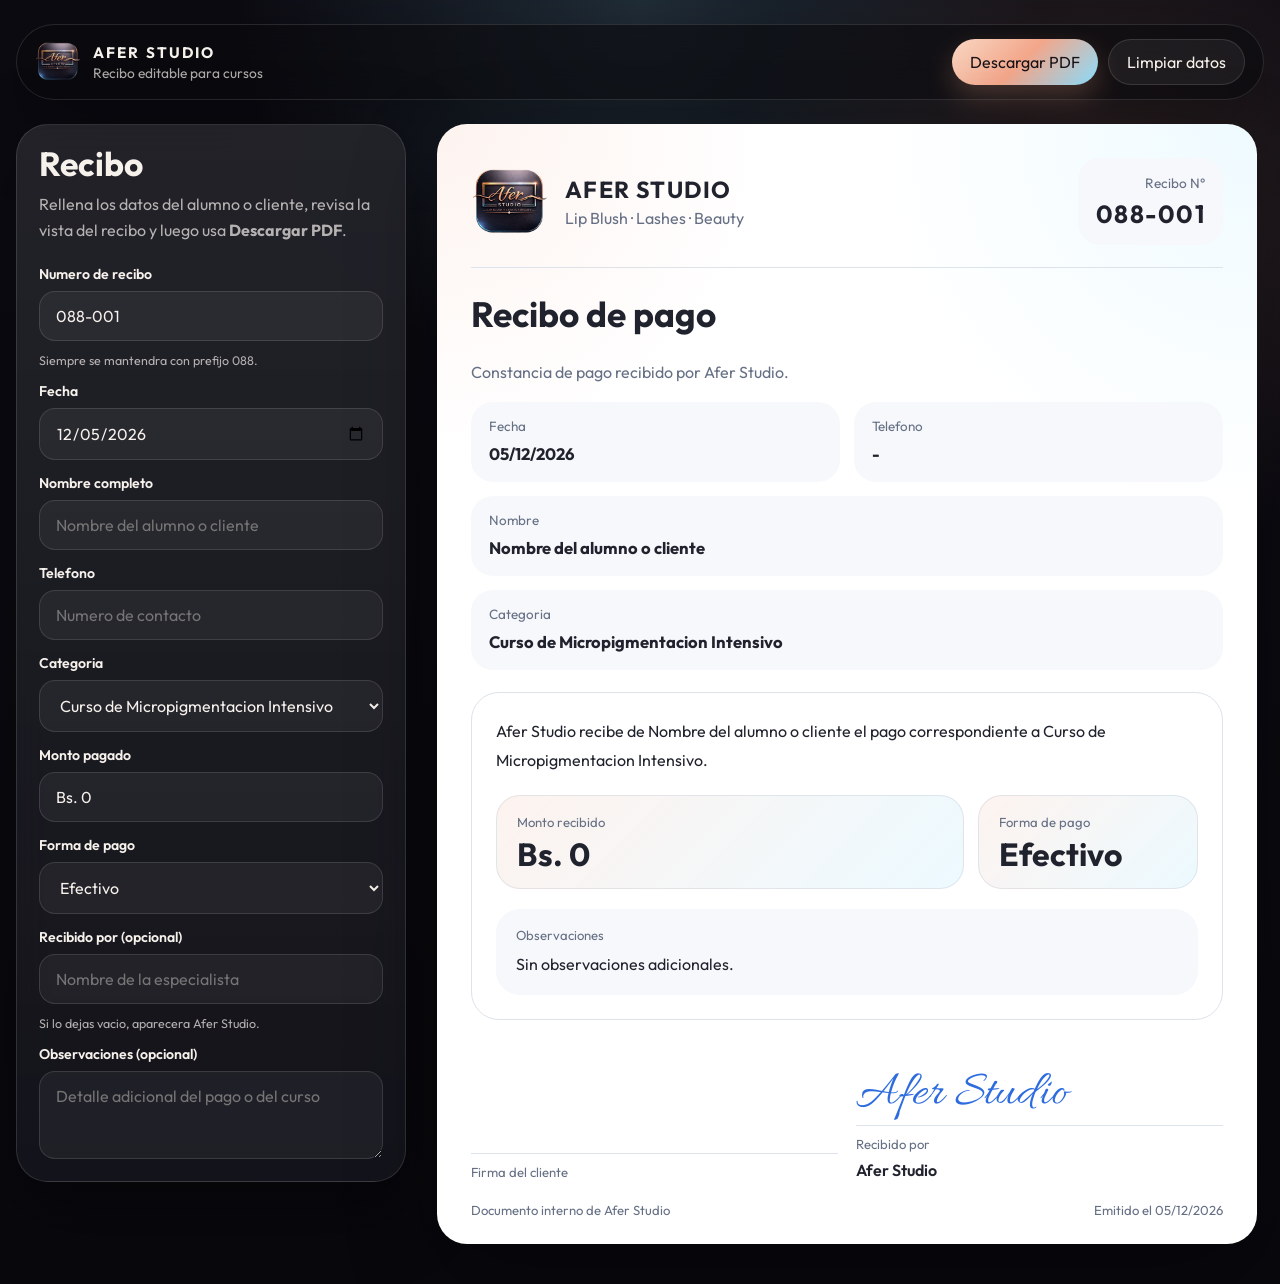
<file: recibo.html>
<!doctype html>
<html lang="es-BO">
  <head>
    <meta charset="utf-8">
    <meta name="viewport" content="width=device-width, initial-scale=1">
    <title>Recibo | Afer Studio</title>
    <meta name="robots" content="noindex,nofollow">
    <link rel="canonical" href="https://afer.studio/recibo.html">
    <link rel="icon" href="favicon.ico" sizes="any">
    <link rel="icon" href="favicon-32.png" type="image/png">
    <link rel="preconnect" href="https://fonts.googleapis.com">
    <link rel="preconnect" href="https://fonts.gstatic.com" crossorigin>
    <link
      href="https://fonts.googleapis.com/css2?family=Allura&family=Outfit:wght@300;400;500;600;700;800&display=swap"
      rel="stylesheet"
    >
    <style>
      :root {
        --bg: #0b0a10;
        --panel: rgba(17, 17, 24, 0.88);
        --panel-soft: rgba(23, 23, 31, 0.72);
        --border: rgba(255, 255, 255, 0.12);
        --text: #f7f1ec;
        --muted: rgba(247, 241, 236, 0.7);
        --rose: #f1ab8e;
        --ice: #8bdfff;
        --ink: #1c1c23;
        --paper: #ffffff;
        --paper-text: #20232d;
        --paper-muted: #667085;
        --paper-line: #dde3ea;
        --signature: #2d6cdf;
        --radius-xl: 32px;
        --radius-lg: 22px;
        --radius-md: 16px;
        --shadow: 0 24px 80px rgba(0, 0, 0, 0.35);
      }

      * {
        box-sizing: border-box;
      }

      body {
        margin: 0;
        min-height: 100vh;
        font-family: "Outfit", sans-serif;
        color: var(--text);
        background:
          radial-gradient(circle at top, rgba(139, 223, 255, 0.16), transparent 28%),
          radial-gradient(circle at 85% 16%, rgba(241, 171, 142, 0.16), transparent 24%),
          linear-gradient(180deg, #0c0b12 0%, #08080d 100%);
      }

      .page {
        width: min(calc(100% - 32px), 1280px);
        margin: 24px auto 40px;
      }

      .topbar {
        display: flex;
        align-items: center;
        justify-content: space-between;
        gap: 18px;
        padding: 14px 18px;
        border-radius: 999px;
        border: 1px solid var(--border);
        background: rgba(10, 10, 14, 0.62);
        backdrop-filter: blur(16px);
        box-shadow: var(--shadow);
      }

      .brand {
        display: inline-flex;
        align-items: center;
        gap: 12px;
      }

      .brand img {
        width: 46px;
        height: 46px;
        border-radius: 14px;
      }

      .brand-copy strong {
        display: block;
        font-size: 0.95rem;
        letter-spacing: 0.14em;
      }

      .brand-copy span {
        color: var(--muted);
        font-size: 0.86rem;
      }

      .toolbar {
        display: flex;
        flex-wrap: wrap;
        gap: 10px;
      }

      .btn {
        display: inline-flex;
        align-items: center;
        justify-content: center;
        min-height: 46px;
        padding: 0 18px;
        border: 0;
        border-radius: 999px;
        font: inherit;
        cursor: pointer;
        transition: transform 180ms ease, box-shadow 180ms ease, background 180ms ease;
      }

      .btn:hover {
        transform: translateY(-1px);
      }

      .btn-primary {
        color: #1a1418;
        background: linear-gradient(135deg, #f8d7c3 0%, #f3a68a 48%, #8bdfff 100%);
        box-shadow: 0 12px 28px rgba(243, 166, 138, 0.24);
      }

      .btn-secondary {
        color: var(--text);
        background: rgba(255, 255, 255, 0.06);
        border: 1px solid rgba(255, 255, 255, 0.12);
      }

      .layout {
        display: grid;
        grid-template-columns: minmax(320px, 390px) minmax(0, 1fr);
        gap: 24px;
        margin-top: 24px;
        align-items: start;
      }

      .panel {
        padding: 22px;
        border-radius: var(--radius-xl);
        border: 1px solid var(--border);
        background:
          linear-gradient(180deg, rgba(255, 255, 255, 0.08), rgba(255, 255, 255, 0.02)),
          var(--panel);
        backdrop-filter: blur(18px);
        box-shadow: var(--shadow);
      }

      .panel h1,
      .panel h2 {
        margin: 0 0 10px;
      }

      .panel h1 {
        font-size: 2.1rem;
        line-height: 1;
      }

      .panel p {
        margin: 0;
        color: var(--muted);
        line-height: 1.65;
      }

      .form-grid {
        display: grid;
        gap: 14px;
        margin-top: 22px;
      }

      .field {
        display: grid;
        gap: 8px;
      }

      .field.row-2 {
        grid-template-columns: repeat(2, minmax(0, 1fr));
        gap: 12px;
      }

      .field label,
      .mini-label {
        color: var(--text);
        font-size: 0.88rem;
        font-weight: 600;
      }

      input,
      select,
      textarea {
        width: 100%;
        border: 1px solid rgba(255, 255, 255, 0.12);
        border-radius: 16px;
        background: rgba(255, 255, 255, 0.05);
        color: var(--text);
        font: inherit;
        padding: 14px 16px;
        outline: none;
      }

      textarea {
        min-height: 88px;
        resize: vertical;
      }

      input:focus,
      select:focus,
      textarea:focus {
        border-color: rgba(139, 223, 255, 0.55);
        box-shadow: 0 0 0 3px rgba(139, 223, 255, 0.12);
      }

      .hint {
        display: inline-flex;
        margin-top: 4px;
        color: var(--muted);
        font-size: 0.78rem;
      }

      .receipt-stage {
        display: flex;
        justify-content: center;
      }

      .receipt-sheet {
        position: relative;
        width: min(100%, 820px);
        min-height: 1120px;
        padding: 34px;
        border-radius: 30px;
        background:
          radial-gradient(circle at top right, rgba(139, 223, 255, 0.14), transparent 28%),
          radial-gradient(circle at top left, rgba(241, 171, 142, 0.14), transparent 24%),
          var(--paper);
        color: var(--paper-text);
        box-shadow: 0 30px 90px rgba(0, 0, 0, 0.28);
      }

      .receipt-header {
        display: flex;
        align-items: center;
        justify-content: space-between;
        gap: 18px;
        padding-bottom: 22px;
        border-bottom: 1px solid var(--paper-line);
      }

      .receipt-brand {
        display: flex;
        align-items: center;
        gap: 16px;
      }

      .receipt-brand img {
        width: 78px;
        height: 78px;
        border-radius: 22px;
      }

      .receipt-brand strong {
        display: block;
        font-size: 1.45rem;
        letter-spacing: 0.06em;
      }

      .receipt-brand span {
        display: block;
        margin-top: 4px;
        color: var(--paper-muted);
      }

      .receipt-badge {
        padding: 16px 18px;
        border-radius: 22px;
        background: #f7f8fb;
        text-align: right;
      }

      .receipt-badge span {
        display: block;
        color: var(--paper-muted);
        font-size: 0.85rem;
      }

      .receipt-badge strong {
        display: block;
        margin-top: 6px;
        font-size: 1.55rem;
        letter-spacing: 0.06em;
      }

      .receipt-title {
        margin: 28px 0 20px;
      }

      .receipt-title h2 {
        font-size: 2.2rem;
        line-height: 1;
      }

      .receipt-title p {
        color: var(--paper-muted);
      }

      .receipt-grid {
        display: grid;
        grid-template-columns: repeat(2, minmax(0, 1fr));
        gap: 14px;
      }

      .receipt-item {
        padding: 16px 18px;
        border-radius: 22px;
        background: #f7f8fb;
      }

      .receipt-item.full {
        grid-column: 1 / -1;
      }

      .receipt-item span {
        display: block;
        color: var(--paper-muted);
        font-size: 0.84rem;
        margin-bottom: 8px;
      }

      .receipt-item strong {
        display: block;
        font-size: 1.04rem;
        line-height: 1.45;
      }

      .receipt-body {
        margin-top: 22px;
        padding: 24px;
        border-radius: 28px;
        border: 1px solid var(--paper-line);
      }

      .receipt-body p {
        margin: 0;
        color: var(--paper-text);
        line-height: 1.8;
        font-size: 1rem;
      }

      .amount-row {
        display: grid;
        grid-template-columns: minmax(0, 1fr) 220px;
        gap: 14px;
        margin-top: 20px;
      }

      .amount-card {
        padding: 18px 20px;
        border-radius: 24px;
        background: linear-gradient(135deg, rgba(241, 171, 142, 0.14), rgba(139, 223, 255, 0.16));
        border: 1px solid rgba(139, 146, 164, 0.18);
      }

      .amount-card span {
        display: block;
        color: var(--paper-muted);
        font-size: 0.82rem;
      }

      .amount-card strong {
        display: block;
        margin-top: 8px;
        font-size: 2rem;
        line-height: 1;
      }

      .notes-box {
        margin-top: 20px;
        padding: 18px 20px;
        border-radius: 24px;
        background: #f7f8fb;
      }

      .notes-box span {
        display: block;
        color: var(--paper-muted);
        font-size: 0.82rem;
        margin-bottom: 8px;
      }

      .notes-box p {
        margin: 0;
        color: var(--paper-text);
        line-height: 1.65;
      }

      .signature-area {
        display: grid;
        grid-template-columns: repeat(2, minmax(0, 1fr));
        gap: 18px;
        margin-top: 36px;
        align-items: end;
      }

      .signature-card {
        padding-top: 16px;
      }

      .signature-line {
        height: 1px;
        background: var(--paper-line);
        margin-bottom: 10px;
      }

      .signature-label {
        display: block;
        color: var(--paper-muted);
        font-size: 0.82rem;
      }

      .signature-name {
        display: block;
        margin-top: 8px;
        font-size: 1rem;
        font-weight: 600;
      }

      .signature-script {
        display: inline-block;
        margin-bottom: 8px;
        color: var(--signature);
        font-family: "Allura", cursive;
        font-size: 3.1rem;
        line-height: 0.9;
      }

      .receipt-footer {
        position: absolute;
        inset: auto 34px 26px 34px;
        display: flex;
        align-items: center;
        justify-content: space-between;
        gap: 16px;
        color: var(--paper-muted);
        font-size: 0.82rem;
      }

      @media (max-width: 1080px) {
        .layout {
          grid-template-columns: 1fr;
        }

        .receipt-sheet {
          min-height: auto;
        }

        .receipt-footer {
          position: static;
          margin-top: 28px;
          padding-top: 18px;
          border-top: 1px solid var(--paper-line);
        }
      }

      @media (max-width: 720px) {
        .page {
          width: min(calc(100% - 18px), 1280px);
          margin-top: 12px;
        }

        .topbar {
          border-radius: 24px;
          flex-direction: column;
          align-items: stretch;
        }

        .toolbar {
          width: 100%;
        }

        .toolbar .btn {
          flex: 1 1 100%;
        }

        .panel {
          padding: 18px;
        }

        .field.row-2,
        .receipt-grid,
        .amount-row,
        .signature-area {
          grid-template-columns: 1fr;
        }

        .receipt-sheet {
          padding: 22px;
          border-radius: 24px;
        }

        .receipt-header {
          flex-direction: column;
          align-items: stretch;
        }

        .receipt-badge {
          text-align: left;
        }
      }

      @page {
        size: A4;
        margin: 8mm;
      }

      @media print {
        body {
          background: #fff;
        }

        .topbar,
        .controls-panel {
          display: none !important;
        }

        .page {
          width: auto;
          margin: 0;
        }

        .layout {
          display: block;
          margin: 0;
        }

        .receipt-stage {
          display: block;
        }

        .receipt-sheet {
          width: 100%;
          min-height: auto;
          box-shadow: none;
          border-radius: 0;
          padding: 12mm 11mm 10mm;
          page-break-inside: avoid;
        }

        .receipt-header {
          padding-bottom: 14px;
        }

        .receipt-brand img {
          width: 60px;
          height: 60px;
          border-radius: 18px;
        }

        .receipt-brand strong {
          font-size: 1.2rem;
        }

        .receipt-brand span {
          font-size: 0.82rem;
        }

        .receipt-badge {
          padding: 12px 14px;
          border-radius: 18px;
        }

        .receipt-badge strong {
          font-size: 1.25rem;
        }

        .receipt-title {
          margin: 16px 0 12px;
        }

        .receipt-title h2 {
          font-size: 1.72rem;
        }

        .receipt-title p {
          font-size: 0.88rem;
        }

        .receipt-grid {
          gap: 10px;
        }

        .receipt-item {
          padding: 12px 14px;
          border-radius: 18px;
        }

        .receipt-item span {
          margin-bottom: 6px;
          font-size: 0.74rem;
        }

        .receipt-item strong {
          font-size: 0.96rem;
          line-height: 1.35;
        }

        .receipt-body {
          margin-top: 14px;
          padding: 16px 18px;
          border-radius: 20px;
        }

        .receipt-body p {
          font-size: 0.92rem;
          line-height: 1.55;
        }

        .amount-row {
          margin-top: 14px;
          gap: 10px;
          grid-template-columns: minmax(0, 1fr) 170px;
        }

        .amount-card {
          padding: 14px 16px;
          border-radius: 18px;
        }

        .amount-card strong {
          margin-top: 6px;
          font-size: 1.52rem;
        }

        .notes-box {
          margin-top: 14px;
          padding: 14px 16px;
          border-radius: 18px;
        }

        .notes-box span {
          margin-bottom: 6px;
        }

        .notes-box p {
          line-height: 1.45;
          font-size: 0.9rem;
        }

        .signature-area {
          gap: 12px;
          margin-top: 20px;
        }

        .signature-card {
          padding-top: 8px;
        }

        .signature-script {
          margin-bottom: 4px;
          font-size: 2.35rem;
        }

        .signature-name {
          margin-top: 6px;
          font-size: 0.92rem;
        }

        .signature-label {
          font-size: 0.76rem;
        }

        .receipt-footer {
          position: static;
          margin-top: 14px;
          padding-top: 10px;
          border-top: 1px solid var(--paper-line);
          font-size: 0.74rem;
        }
      }
    </style>
  </head>
  <body>
    <div class="page">
      <header class="topbar">
        <div class="brand">
          <img src="logo-256.png" alt="Logo de Afer Studio">
          <div class="brand-copy">
            <strong>AFER STUDIO</strong>
            <span>Recibo editable para cursos</span>
          </div>
        </div>

        <div class="toolbar">
          <button class="btn btn-primary" id="print-pdf" type="button">Descargar PDF</button>
          <button class="btn btn-secondary" id="reset-form" type="button">Limpiar datos</button>
        </div>
      </header>

      <div class="layout">
        <section class="panel controls-panel">
          <h1>Recibo</h1>
          <p>
            Rellena los datos del alumno o cliente, revisa la vista del recibo y luego usa
            <strong>Descargar PDF</strong>.
          </p>

          <div class="form-grid">
            <div class="field">
              <label for="receipt-number">Numero de recibo</label>
              <input id="receipt-number" name="receipt-number" type="text" value="088-001" inputmode="numeric">
              <span class="hint">Siempre se mantendra con prefijo 088.</span>
            </div>

            <div class="field">
              <label for="receipt-date">Fecha</label>
              <input id="receipt-date" name="receipt-date" type="date">
            </div>

            <div class="field">
              <label for="person-name">Nombre completo</label>
              <input id="person-name" name="person-name" type="text" placeholder="Nombre del alumno o cliente">
            </div>

            <div class="field">
              <label for="person-phone">Telefono</label>
              <input id="person-phone" name="person-phone" type="tel" placeholder="Numero de contacto">
            </div>

            <div class="field">
              <label for="course-type">Categoria</label>
              <select id="course-type" name="course-type">
                <option value="Curso de Micropigmentacion Intensivo">Curso de Micropigmentacion Intensivo</option>
                <option value="Micropigmentacion Labial">Micropigmentacion Labial</option>
              </select>
            </div>

            <div class="field">
              <label for="amount-paid">Monto pagado</label>
              <input id="amount-paid" name="amount-paid" type="text" value="Bs. 0" placeholder="Bs. 0">
            </div>

            <div class="field">
              <label for="payment-method">Forma de pago</label>
              <select id="payment-method" name="payment-method">
                <option value="Efectivo">Efectivo</option>
                <option value="Transferencia">Transferencia</option>
                <option value="QR">QR</option>
                <option value="Mixto">Mixto</option>
              </select>
            </div>

            <div class="field">
              <label for="received-by">Recibido por (opcional)</label>
              <input id="received-by" name="received-by" type="text" placeholder="Nombre de la especialista">
              <span class="hint">Si lo dejas vacio, aparecera Afer Studio.</span>
            </div>

            <div class="field">
              <label for="notes">Observaciones (opcional)</label>
              <textarea id="notes" name="notes" placeholder="Detalle adicional del pago o del curso"></textarea>
            </div>
          </div>
        </section>

        <section class="receipt-stage">
          <article class="receipt-sheet" id="receipt-preview">
            <header class="receipt-header">
              <div class="receipt-brand">
                <img src="logo-256.png" alt="Logo Afer Studio">
                <div>
                  <strong>AFER STUDIO</strong>
                  <span>Lip Blush · Lashes · Beauty</span>
                </div>
              </div>

              <div class="receipt-badge">
                <span>Recibo N°</span>
                <strong id="preview-number">088-001</strong>
              </div>
            </header>

            <div class="receipt-title">
              <h2>Recibo de pago</h2>
              <p>Constancia de pago recibido por Afer Studio.</p>
            </div>

            <div class="receipt-grid">
              <div class="receipt-item">
                <span>Fecha</span>
                <strong id="preview-date">--/--/----</strong>
              </div>
              <div class="receipt-item">
                <span>Telefono</span>
                <strong id="preview-phone">-</strong>
              </div>
              <div class="receipt-item full">
                <span>Nombre</span>
                <strong id="preview-name">Nombre del alumno o cliente</strong>
              </div>
              <div class="receipt-item full">
                <span>Categoria</span>
                <strong id="preview-course">Curso de Micropigmentacion Intensivo</strong>
              </div>
            </div>

            <div class="receipt-body">
              <p id="preview-text">
                Afer Studio recibe de la persona indicada el pago correspondiente al curso o servicio seleccionado.
              </p>

              <div class="amount-row">
                <div class="amount-card">
                  <span>Monto recibido</span>
                  <strong id="preview-amount">Bs. 0</strong>
                </div>
                <div class="amount-card">
                  <span>Forma de pago</span>
                  <strong id="preview-method">Efectivo</strong>
                </div>
              </div>

              <div class="notes-box">
                <span>Observaciones</span>
                <p id="preview-notes">Sin observaciones adicionales.</p>
              </div>
            </div>

            <div class="signature-area">
              <div class="signature-card">
                <div class="signature-line"></div>
                <span class="signature-label">Firma del cliente</span>
              </div>

              <div class="signature-card">
                <span class="signature-script" id="preview-signature">Afer Studio</span>
                <div class="signature-line"></div>
                <span class="signature-label">Recibido por</span>
                <span class="signature-name" id="preview-received-by">Afer Studio</span>
              </div>
            </div>

            <footer class="receipt-footer">
              <span>Documento interno de Afer Studio</span>
              <span id="preview-footer-date">Emitido hoy</span>
            </footer>
          </article>
        </section>
      </div>
    </div>

    <script>
      const fields = {
        number: document.querySelector("#receipt-number"),
        date: document.querySelector("#receipt-date"),
        name: document.querySelector("#person-name"),
        phone: document.querySelector("#person-phone"),
        course: document.querySelector("#course-type"),
        amount: document.querySelector("#amount-paid"),
        method: document.querySelector("#payment-method"),
        receivedBy: document.querySelector("#received-by"),
        notes: document.querySelector("#notes"),
      };

      const preview = {
        number: document.querySelector("#preview-number"),
        date: document.querySelector("#preview-date"),
        name: document.querySelector("#preview-name"),
        phone: document.querySelector("#preview-phone"),
        course: document.querySelector("#preview-course"),
        amount: document.querySelector("#preview-amount"),
        method: document.querySelector("#preview-method"),
        receivedBy: document.querySelector("#preview-received-by"),
        signature: document.querySelector("#preview-signature"),
        notes: document.querySelector("#preview-notes"),
        text: document.querySelector("#preview-text"),
        footerDate: document.querySelector("#preview-footer-date"),
      };

      const printButton = document.querySelector("#print-pdf");
      const resetButton = document.querySelector("#reset-form");

      const today = new Date();
      const isoToday = new Date(today.getTime() - today.getTimezoneOffset() * 60000)
        .toISOString()
        .slice(0, 10);

      fields.date.value = isoToday;

      function ensureReceiptPrefix(value) {
        const cleaned = String(value || "")
          .replace(/[^\d]/g, "")
          .replace(/^088/, "");

        const suffix = cleaned || "001";
        return `088-${suffix}`;
      }

      function formatDate(value) {
        if (!value) return "--/--/----";
        const [year, month, day] = value.split("-");
        return `${day}/${month}/${year}`;
      }

      function normalizeAmount(value) {
        const trimmed = value.trim();
        if (!trimmed) return "Bs. 0";
        if (/^bs\.?/i.test(trimmed)) return trimmed.replace(/^bs\.?/i, "Bs.");
        return `Bs. ${trimmed}`;
      }

      function updateReceipt() {
        const receiptNumber = ensureReceiptPrefix(fields.number.value);
        fields.number.value = receiptNumber;

        const name = fields.name.value.trim() || "Nombre del alumno o cliente";
        const phone = fields.phone.value.trim() || "-";
        const course = fields.course.value;
        const amount = normalizeAmount(fields.amount.value);
        const method = fields.method.value;
        const receivedBy = fields.receivedBy.value.trim() || "Afer Studio";
        const notes = fields.notes.value.trim() || "Sin observaciones adicionales.";
        const formattedDate = formatDate(fields.date.value);

        preview.number.textContent = receiptNumber;
        preview.date.textContent = formattedDate;
        preview.name.textContent = name;
        preview.phone.textContent = phone;
        preview.course.textContent = course;
        preview.amount.textContent = amount;
        preview.method.textContent = method;
        preview.receivedBy.textContent = receivedBy;
        preview.signature.textContent = receivedBy;
        preview.notes.textContent = notes;
        preview.text.textContent =
          `Afer Studio recibe de ${name} el pago correspondiente a ${course}.`;
        preview.footerDate.textContent = `Emitido el ${formattedDate}`;
      }

      Object.values(fields).forEach((field) => {
        field.addEventListener("input", updateReceipt);
        field.addEventListener("change", updateReceipt);
      });

      printButton.addEventListener("click", () => {
        updateReceipt();
        window.print();
      });

      resetButton.addEventListener("click", () => {
        fields.number.value = "088-001";
        fields.date.value = isoToday;
        fields.name.value = "";
        fields.phone.value = "";
        fields.course.value = "Curso de Micropigmentacion Intensivo";
        fields.amount.value = "Bs. 0";
        fields.method.value = "Efectivo";
        fields.receivedBy.value = "";
        fields.notes.value = "";
        updateReceipt();
      });

      updateReceipt();
    </script>
  </body>
</html>
</file>
<file: styles.css>
:root {
  --bg: #07060d;
  --bg-soft: #12111d;
  --panel: rgba(14, 14, 20, 0.72);
  --panel-strong: rgba(20, 18, 29, 0.92);
  --border: rgba(255, 255, 255, 0.12);
  --text: #f7f1ec;
  --muted: rgba(247, 241, 236, 0.72);
  --rose: #f1ab8e;
  --rose-strong: #f4977d;
  --ice: #88dfff;
  --ice-strong: #62c7ff;
  --shadow: 0 24px 80px rgba(0, 0, 0, 0.44);
  --radius-xl: 38px;
  --radius-lg: 28px;
  --radius-md: 20px;
  --max-width: 1680px;
  --shell-space: clamp(16px, 2.6vw, 34px);
}

* {
  box-sizing: border-box;
}

html {
  scroll-behavior: smooth;
}

body {
  margin: 0;
  min-height: 100vh;
  font-family: "Outfit", sans-serif;
  color: var(--text);
  background:
    radial-gradient(circle at top, rgba(94, 199, 255, 0.16), transparent 28%),
    radial-gradient(circle at 80% 12%, rgba(244, 151, 125, 0.16), transparent 24%),
    linear-gradient(180deg, #0a0812 0%, #06060a 100%);
  overflow-x: hidden;
}

img {
  display: block;
  max-width: 100%;
}

a {
  color: inherit;
  text-decoration: none;
}

button {
  font: inherit;
}

.site-glow {
  position: fixed;
  inset: auto;
  width: 42vw;
  height: 42vw;
  border-radius: 50%;
  filter: blur(80px);
  pointer-events: none;
  opacity: 0.45;
  z-index: -3;
}

.site-glow-a {
  top: -10vw;
  right: -8vw;
  background: rgba(133, 220, 255, 0.22);
}

.site-glow-b {
  left: -12vw;
  bottom: 10vh;
  background: rgba(244, 151, 125, 0.18);
}

.site-grid {
  position: fixed;
  inset: 0;
  background-image:
    linear-gradient(rgba(255, 255, 255, 0.03) 1px, transparent 1px),
    linear-gradient(90deg, rgba(255, 255, 255, 0.03) 1px, transparent 1px);
  background-size: 72px 72px;
  mask-image: radial-gradient(circle at center, black 48%, transparent 92%);
  pointer-events: none;
  z-index: -2;
}

.site-header,
.section,
.site-footer,
.ticker {
  width: min(calc(100% - (var(--shell-space) * 2)), var(--max-width));
  margin-inline: auto;
}

.site-header {
  position: sticky;
  top: 18px;
  display: flex;
  align-items: center;
  justify-content: space-between;
  gap: 20px;
  padding: 12px 16px;
  margin-top: 18px;
  background: rgba(10, 10, 14, 0.55);
  border: 1px solid var(--border);
  border-radius: 999px;
  backdrop-filter: blur(18px);
  box-shadow: var(--shadow);
  z-index: 20;
}

.brand {
  display: inline-flex;
  align-items: center;
  gap: 12px;
  min-width: 0;
}

.brand img {
  width: 46px;
  height: 46px;
  border-radius: 14px;
  box-shadow: 0 0 28px rgba(244, 151, 125, 0.35);
}

.brand span {
  font-size: 0.95rem;
  font-weight: 700;
  letter-spacing: 0.18em;
  white-space: nowrap;
}

.chip-nav {
  display: inline-flex;
  align-items: center;
  gap: 10px;
  padding: 6px;
  background: rgba(255, 255, 255, 0.04);
  border-radius: 999px;
  border: 1px solid rgba(255, 255, 255, 0.05);
}

.menu-toggle {
  display: none;
  width: 48px;
  height: 48px;
  align-items: center;
  justify-content: center;
  gap: 5px;
  flex-direction: column;
  border: 1px solid rgba(255, 255, 255, 0.12);
  border-radius: 999px;
  background: rgba(255, 255, 255, 0.04);
  color: var(--text);
  cursor: pointer;
  transition: transform 180ms ease, background 180ms ease, border-color 180ms ease;
}

.menu-toggle span {
  width: 18px;
  height: 2px;
  border-radius: 999px;
  background: currentColor;
  transition: transform 180ms ease, opacity 180ms ease;
}

.chip-nav a,
.header-cta,
.btn,
.switch-btn {
  position: relative;
  overflow: hidden;
}

.chip-nav a {
  padding: 10px 16px;
  border-radius: 999px;
  color: var(--muted);
  transition: color 180ms ease, background 180ms ease, transform 180ms ease;
}

.chip-nav a:hover,
.chip-nav a:focus-visible {
  color: var(--text);
  background: rgba(255, 255, 255, 0.08);
  transform: translateY(-1px);
}

.header-cta,
.btn {
  display: inline-flex;
  align-items: center;
  justify-content: center;
  gap: 10px;
  min-height: 48px;
  padding: 0 22px;
  border-radius: 999px;
  border: 1px solid transparent;
  cursor: pointer;
  transition: transform 200ms ease, box-shadow 200ms ease, border-color 200ms ease, background 200ms ease;
}

.header-cta::before,
.btn::before,
.switch-btn::before {
  content: "";
  position: absolute;
  inset: 0;
  background: radial-gradient(circle at var(--pointer-x, 50%) var(--pointer-y, 50%), rgba(255, 255, 255, 0.24), transparent 42%);
  opacity: 0;
  transition: opacity 200ms ease;
}

.header-cta:hover::before,
.btn:hover::before,
.switch-btn:hover::before {
  opacity: 1;
}

.header-cta,
.btn-primary {
  color: #140f16;
  background: linear-gradient(135deg, #f7d4c1 0%, #f3a487 48%, #88dfff 100%);
  box-shadow: 0 12px 34px rgba(242, 164, 135, 0.24);
}

.btn-secondary {
  color: var(--text);
  background: rgba(255, 255, 255, 0.04);
  border-color: rgba(255, 255, 255, 0.14);
}

.header-cta:hover,
.btn:hover,
.switch-btn:hover {
  transform: translateY(-2px);
}

.section {
  padding: 92px 0;
}

.hero {
  display: grid;
  grid-template-columns: minmax(0, 1.05fr) minmax(360px, 0.95fr);
  align-items: center;
  gap: 38px;
  min-height: calc(100vh - 140px);
}

.eyebrow-pill,
.service-tag,
.section-kicker,
.visual-chip,
.stat-label,
.visit-label {
  display: inline-flex;
  align-items: center;
  gap: 8px;
  width: fit-content;
  padding: 8px 14px;
  border-radius: 999px;
  border: 1px solid rgba(244, 151, 125, 0.18);
  background:
    linear-gradient(135deg, rgba(244, 151, 125, 0.16), rgba(139, 223, 255, 0.12)),
    rgba(255, 255, 255, 0.04);
  color: rgba(247, 241, 236, 0.86);
  box-shadow:
    inset 0 1px 0 rgba(255, 255, 255, 0.05),
    0 10px 24px rgba(0, 0, 0, 0.12);
  letter-spacing: 0.06em;
  text-transform: uppercase;
  font-size: 0.72rem;
  font-weight: 600;
}

.hero h1,
.section-heading h2,
.experience-copy h2,
.visit-copy h2 {
  margin: 18px 0 16px;
  font-size: clamp(3.2rem, 6vw, 6.4rem);
  line-height: 0.94;
  letter-spacing: -0.05em;
}

.hero h1 span {
  display: block;
  font-family: "Cormorant Garamond", serif;
  font-size: 1.07em;
  font-weight: 600;
  color: #fee2d6;
}

.hero-text,
.section-heading p,
.service-body p,
.experience-copy p,
.visit-copy p,
.stat-card span {
  color: var(--muted);
  font-size: 1.05rem;
  line-height: 1.7;
}

.hero-actions {
  display: flex;
  flex-wrap: wrap;
  gap: 14px;
  margin-top: 34px;
}

.hero-proof {
  display: flex;
  flex-wrap: wrap;
  gap: 10px;
  margin-top: 22px;
}

.hero-proof span {
  padding: 10px 14px;
  border-radius: 999px;
  background:
    linear-gradient(135deg, rgba(244, 151, 125, 0.12), rgba(139, 223, 255, 0.1)),
    rgba(255, 255, 255, 0.05);
  border: 1px solid rgba(255, 255, 255, 0.12);
  color: rgba(247, 241, 236, 0.84);
  box-shadow: inset 0 1px 0 rgba(255, 255, 255, 0.04);
  font-size: 0.86rem;
}

.hero-stats {
  display: grid;
  grid-template-columns: repeat(3, minmax(0, 1fr));
  gap: 16px;
  margin-top: 34px;
}

.stat-card,
.visual-card,
.compare-shell,
.service-card,
.experience-panel,
.visit-card,
.visit-mini-card {
  position: relative;
  border-radius: var(--radius-xl);
  border: 1px solid rgba(255, 255, 255, 0.12);
  background:
    linear-gradient(180deg, rgba(255, 255, 255, 0.08), rgba(255, 255, 255, 0.02)),
    var(--panel);
  box-shadow: var(--shadow);
  backdrop-filter: blur(18px);
}

.tilt-card::after {
  content: "";
  position: absolute;
  inset: 1px;
  border-radius: inherit;
  background: radial-gradient(circle at var(--tilt-x, 50%) var(--tilt-y, 50%), rgba(255, 255, 255, 0.14), transparent 34%);
  pointer-events: none;
  opacity: 0;
  transition: opacity 220ms ease;
}

.tilt-card:hover::after {
  opacity: 1;
}

.stat-card {
  padding: 22px;
}

.stat-card strong {
  display: block;
  margin: 10px 0 10px;
  font-size: 1.18rem;
}

.hero-visual {
  position: relative;
  display: grid;
  grid-template-columns: repeat(12, minmax(0, 1fr));
  grid-template-rows: repeat(10, minmax(48px, 1fr));
  gap: 18px;
  min-height: 760px;
}

.visual-orbit {
  position: absolute;
  inset: 8% 12% auto auto;
  width: 320px;
  aspect-ratio: 1;
  border-radius: 50%;
  background:
    radial-gradient(circle at center, rgba(255, 255, 255, 0.22), transparent 42%),
    linear-gradient(135deg, rgba(244, 151, 125, 0.25), rgba(98, 199, 255, 0.2));
  filter: blur(2px);
  animation: float 6s ease-in-out infinite;
}

.visual-card {
  overflow: hidden;
}

.hero-note {
  grid-column: 8 / -1;
  grid-row: 1 / 3;
  padding: 20px;
  z-index: 2;
}

.hero-note strong {
  display: block;
  margin-top: 14px;
  font-size: 1.2rem;
  line-height: 1.25;
}

.hero-note p {
  margin: 12px 0 0;
  color: var(--muted);
  line-height: 1.55;
}

.hero-showcase {
  grid-column: 2 / -1;
  grid-row: 1 / 9;
  position: relative;
  min-height: 520px;
}

.hero-showcase > img {
  width: 100%;
  height: 100%;
  object-fit: cover;
}

.showcase-overlay {
  position: absolute;
  inset: 0;
  background:
    linear-gradient(180deg, rgba(8, 7, 12, 0.02) 0%, rgba(8, 7, 12, 0.12) 34%, rgba(8, 7, 12, 0.74) 100%),
    radial-gradient(circle at top right, rgba(136, 223, 255, 0.22), transparent 30%);
}

.showcase-topline {
  position: absolute;
  inset: 18px 18px auto 18px;
  display: flex;
  justify-content: space-between;
  gap: 10px;
  flex-wrap: wrap;
}

.showcase-topline span {
  padding: 9px 14px;
  border-radius: 999px;
  background: rgba(10, 10, 14, 0.54);
  border: 1px solid rgba(255, 255, 255, 0.1);
  backdrop-filter: blur(18px);
  color: var(--text);
  font-size: 0.8rem;
}

.showcase-copy {
  position: absolute;
  inset: auto 22px 22px 22px;
  max-width: 420px;
}

.showcase-copy strong {
  display: block;
  font-size: clamp(1.8rem, 2.4vw, 2.6rem);
  line-height: 0.98;
}

.showcase-copy p {
  margin: 14px 0 0;
  color: rgba(247, 241, 236, 0.86);
  line-height: 1.6;
}

.hero-compare {
  grid-column: 1 / 8;
  grid-row: 7 / 11;
  padding: 16px;
  z-index: 3;
}

.hero-compare-head {
  display: flex;
  align-items: center;
  justify-content: space-between;
  gap: 12px;
  margin-bottom: 14px;
}

.hero-compare-head strong {
  font-size: 1rem;
}

.mini-top {
  display: flex;
  align-items: center;
  gap: 10px;
  color: var(--muted);
}

.mini-top p {
  margin: 0;
}

.dot {
  width: 10px;
  height: 10px;
  border-radius: 50%;
  background: linear-gradient(135deg, var(--rose), var(--ice));
  box-shadow: 0 0 18px rgba(242, 164, 135, 0.44);
}

.visual-mini h3 {
  margin: 18px 0;
  font-size: 1.8rem;
  line-height: 1.08;
}

.mini-tags {
  display: flex;
  flex-wrap: wrap;
  gap: 10px;
}

.mini-tags span {
  padding: 9px 14px;
  border-radius: 999px;
  background: rgba(255, 255, 255, 0.05);
  color: var(--muted);
}

.compare-frame-hero {
  aspect-ratio: 16 / 10;
}

.ticker {
  overflow: hidden;
  border-top: 1px solid rgba(255, 255, 255, 0.08);
  border-bottom: 1px solid rgba(255, 255, 255, 0.08);
}

.ticker-track {
  display: flex;
  gap: 22px;
  width: max-content;
  padding: 18px 0;
  animation: ticker 28s linear infinite;
}

.ticker-track span {
  padding: 10px 18px;
  border-radius: 999px;
  background:
    linear-gradient(135deg, rgba(244, 151, 125, 0.14), rgba(139, 223, 255, 0.1)),
    rgba(255, 255, 255, 0.04);
  color: rgba(247, 241, 236, 0.88);
  border: 1px solid rgba(255, 255, 255, 0.11);
  box-shadow:
    inset 0 1px 0 rgba(255, 255, 255, 0.05),
    0 8px 18px rgba(0, 0, 0, 0.08);
}

.section-heading {
  max-width: 780px;
  margin-bottom: 30px;
}

.section-heading.split {
  max-width: none;
  display: grid;
  grid-template-columns: minmax(0, 0.95fr) minmax(280px, 0.7fr);
  gap: 24px;
  align-items: end;
}

.compare-shell {
  padding: 22px;
}

.compare-frame {
  position: relative;
  overflow: hidden;
  border-radius: calc(var(--radius-xl) - 10px);
  aspect-ratio: 4 / 5;
  background: #0f0d16;
}

.compare-frame-lashes {
  aspect-ratio: 16 / 10;
}

.compare-image {
  width: 100%;
  height: 100%;
  object-fit: cover;
}

.compare-before {
  filter: saturate(0.92) brightness(0.98);
}

.compare-after-layer {
  position: absolute;
  inset: 0;
  width: var(--compare-position, 58%);
  overflow: hidden;
}

.compare-after {
  width: 100%;
  height: 100%;
  object-fit: cover;
  filter: saturate(1.08) contrast(1.02) brightness(1.01);
  transform: scale(1.01);
}

.compare-line {
  position: absolute;
  top: 0;
  left: calc(var(--compare-position, 58%) - 1px);
  width: 2px;
  height: 100%;
  background: rgba(255, 255, 255, 0.95);
  box-shadow: 0 0 0 1px rgba(0, 0, 0, 0.18);
}

.compare-handle {
  position: absolute;
  top: 50%;
  left: 50%;
  width: 62px;
  height: 62px;
  border-radius: 50%;
  transform: translate(-50%, -50%);
  background:
    linear-gradient(135deg, #f7d4c1 0%, #f3a487 52%, #88dfff 100%);
  box-shadow: 0 16px 40px rgba(0, 0, 0, 0.28);
}

.compare-handle::before,
.compare-handle::after {
  content: "";
  position: absolute;
  top: 50%;
  width: 12px;
  height: 12px;
  border-top: 2px solid #160f17;
  border-right: 2px solid #160f17;
}

.compare-handle::before {
  left: 18px;
  transform: translateY(-50%) rotate(-135deg);
}

.compare-handle::after {
  right: 18px;
  transform: translateY(-50%) rotate(45deg);
}

.compare-badges {
  position: absolute;
  inset: 18px 18px auto 18px;
  display: flex;
  justify-content: space-between;
}

.compare-badges span {
  padding: 10px 14px;
  border-radius: 999px;
  background: rgba(0, 0, 0, 0.46);
  backdrop-filter: blur(16px);
}

.compare-range {
  position: absolute;
  inset: 0;
  width: 100%;
  height: 100%;
  opacity: 0;
  cursor: ew-resize;
}

.results-rail {
  display: grid;
  grid-template-columns: repeat(4, minmax(260px, 1fr));
  gap: 18px;
  margin-top: 22px;
  overflow-x: auto;
  padding-bottom: 4px;
  scroll-snap-type: x proximity;
}

.results-rail::-webkit-scrollbar {
  height: 10px;
}

.results-rail::-webkit-scrollbar-thumb {
  background: rgba(255, 255, 255, 0.12);
  border-radius: 999px;
}

.result-card {
  min-width: 260px;
  overflow: hidden;
  scroll-snap-align: start;
}

.result-card img {
  width: 100%;
  aspect-ratio: 4 / 5;
  object-fit: cover;
}

.result-copy {
  padding: 18px;
}

.result-copy strong {
  display: block;
  margin-top: 12px;
  line-height: 1.45;
}

.result-tag {
  display: inline-flex;
  padding: 8px 12px;
  border-radius: 999px;
  background:
    linear-gradient(135deg, rgba(244, 151, 125, 0.16), rgba(139, 223, 255, 0.12)),
    rgba(255, 255, 255, 0.05);
  color: rgba(247, 241, 236, 0.9);
  border: 1px solid rgba(255, 255, 255, 0.12);
  box-shadow:
    inset 0 1px 0 rgba(255, 255, 255, 0.06),
    0 8px 16px rgba(0, 0, 0, 0.1);
  font-size: 0.74rem;
  letter-spacing: 0.08em;
  text-transform: uppercase;
}

.service-grid {
  display: grid;
  grid-template-columns: repeat(3, minmax(0, 1fr));
  gap: 22px;
}

.service-card {
  overflow: hidden;
}

.local-grid,
.faq-grid {
  display: grid;
  grid-template-columns: repeat(3, minmax(0, 1fr));
  gap: 22px;
}

.faq-grid {
  grid-template-columns: repeat(2, minmax(0, 1fr));
}

.local-card,
.faq-card {
  padding: 24px;
}

.local-card h3,
.faq-card h3 {
  margin: 18px 0 12px;
  font-size: 1.42rem;
  line-height: 1.15;
}

.local-card p,
.faq-card p {
  margin: 0;
  color: var(--muted);
  line-height: 1.72;
}

.service-card img {
  aspect-ratio: 4 / 5;
  object-fit: cover;
}

.service-body {
  padding: 22px;
}

.service-body h3 {
  margin: 16px 0 12px;
  font-size: 1.45rem;
  line-height: 1.16;
}

.experience-panel {
  display: grid;
  grid-template-columns: minmax(320px, 0.95fr) minmax(320px, 1.05fr);
  gap: 28px;
  padding: 22px;
}

.experience-media img {
  width: 100%;
  height: 100%;
  min-height: 520px;
  object-fit: cover;
  border-radius: calc(var(--radius-xl) - 10px);
}

.experience-copy {
  display: flex;
  flex-direction: column;
  justify-content: center;
  padding: 10px 8px 10px 8px;
}

.experience-switches {
  display: inline-flex;
  flex-wrap: wrap;
  gap: 10px;
  margin: 10px 0 20px;
}

.switch-btn {
  padding: 12px 18px;
  border-radius: 999px;
  border: 1px solid rgba(255, 255, 255, 0.12);
  background: rgba(255, 255, 255, 0.04);
  color: var(--muted);
  cursor: pointer;
  transition: transform 180ms ease, background 180ms ease, color 180ms ease, border-color 180ms ease;
}

.switch-btn.active {
  color: #160f17;
  background: linear-gradient(135deg, #f7d4c1 0%, #f3a487 52%, #88dfff 100%);
  border-color: transparent;
}

.experience-content ul {
  margin: 22px 0 0;
  padding: 0;
  list-style: none;
  display: grid;
  gap: 12px;
}

.experience-content li {
  position: relative;
  padding-left: 24px;
  color: var(--muted);
  line-height: 1.6;
}

.experience-content li::before {
  content: "";
  position: absolute;
  top: 11px;
  left: 0;
  width: 10px;
  height: 10px;
  border-radius: 50%;
  background: linear-gradient(135deg, var(--rose), var(--ice));
}

.visit-card {
  display: grid;
  grid-template-columns: minmax(0, 1.15fr) minmax(280px, 0.75fr);
  gap: 22px;
  padding: 30px;
}

.visit-actions {
  display: flex;
  flex-wrap: wrap;
  gap: 14px;
  margin-top: 24px;
}

.visit-side {
  display: grid;
  gap: 18px;
}

.visit-map-card {
  padding: 14px;
  overflow: hidden;
}

.visit-map-head {
  display: flex;
  align-items: center;
  justify-content: space-between;
  gap: 12px;
  margin-bottom: 12px;
}

.visit-map-head strong {
  font-size: 1rem;
}

.visit-map-card iframe {
  width: 100%;
  height: 290px;
  border: 0;
  border-radius: 24px;
  filter: saturate(0.95) contrast(1.02);
}

.visit-mini-card {
  padding: 22px;
}

.visit-mini-card strong {
  display: block;
  margin-top: 12px;
  font-size: 1.18rem;
  line-height: 1.35;
}

.site-footer {
  display: flex;
  align-items: center;
  justify-content: space-between;
  flex-wrap: wrap;
  gap: 18px;
  padding: 0 0 46px;
  color: var(--muted);
}

.site-footer p {
  margin: 0;
}

.site-footer a {
  padding: 10px 16px;
  border-radius: 999px;
  border: 1px solid rgba(255, 255, 255, 0.12);
}

.site-footer .site-credit {
  margin: 0;
  font-size: 0.92rem;
}

.site-footer .site-credit a {
  padding: 0;
  border: 0;
  border-radius: 0;
  background: none;
  color: var(--rose-strong);
  font-weight: 600;
  text-decoration: underline;
  text-underline-offset: 3px;
}

@keyframes float {
  0%,
  100% {
    transform: translate3d(0, 0, 0) scale(1);
  }

  50% {
    transform: translate3d(0, -18px, 0) scale(1.04);
  }
}

@keyframes ticker {
  from {
    transform: translateX(0);
  }

  to {
    transform: translateX(-50%);
  }
}

@media (max-width: 1120px) {
  .hero,
  .experience-panel,
  .visit-card,
  .section-heading.split {
    grid-template-columns: 1fr;
  }

  .hero {
    min-height: auto;
  }

  .hero-visual {
    grid-template-columns: repeat(8, minmax(0, 1fr));
    grid-template-rows: repeat(10, minmax(40px, 1fr));
    min-height: 640px;
  }

  .hero-note {
    grid-column: 5 / -1;
    grid-row: 1 / 3;
  }

  .hero-showcase {
    grid-column: 1 / -1;
    grid-row: 1 / 8;
  }

  .hero-compare {
    grid-column: 1 / 6;
    grid-row: 7 / 11;
  }

  .service-grid,
  .local-grid,
  .faq-grid,
  .hero-stats,
  .results-rail {
    grid-template-columns: repeat(2, minmax(0, 1fr));
  }
}

@media (max-width: 760px) {
  .site-header {
    padding: 10px 12px;
    gap: 10px;
    flex-wrap: wrap;
    justify-content: space-between;
  }

  .brand {
    gap: 10px;
  }

  .brand span {
    display: inline-flex;
    font-size: 0.8rem;
    letter-spacing: 0.14em;
  }

  .menu-toggle {
    display: inline-flex;
  }

  .chip-nav {
    display: none;
    width: 100%;
    flex-direction: column;
    align-items: stretch;
    padding: 10px;
    border-radius: 24px;
    background: rgba(11, 11, 15, 0.84);
    border: 1px solid rgba(255, 255, 255, 0.08);
  }

  .site-header.nav-open .chip-nav {
    display: flex;
  }

  .site-header.nav-open .menu-toggle span:first-child {
    transform: translateY(3.5px) rotate(45deg);
  }

  .site-header.nav-open .menu-toggle span:last-child {
    transform: translateY(-3.5px) rotate(-45deg);
  }

  .chip-nav a {
    width: 100%;
    text-align: center;
  }

  .header-cta {
    display: none;
  }

  .section {
    padding: 74px 0;
  }

  .hero h1,
  .section-heading h2,
  .experience-copy h2,
  .visit-copy h2 {
    font-size: clamp(2.5rem, 12vw, 4.4rem);
  }

  .hero-stats,
  .service-grid,
  .local-grid,
  .faq-grid,
  .results-rail {
    grid-template-columns: 1fr;
  }

  .hero-visual {
    order: -1;
    grid-template-columns: 1fr;
    grid-template-rows: auto;
    gap: 14px;
    min-height: auto;
  }

  .visual-orbit {
    width: 220px;
    top: 0;
    right: 0;
  }

  .hero-note,
  .hero-showcase,
  .hero-compare {
    grid-column: 1 / -1;
    grid-row: auto;
  }

  .hero-showcase {
    min-height: 380px;
  }

  .hero-compare {
    padding: 14px;
  }

  .showcase-copy {
    inset: auto 16px 16px 16px;
  }

  .showcase-copy strong {
    font-size: 1.95rem;
  }

  .compare-frame {
    aspect-ratio: 5 / 7;
  }

  .compare-frame-hero,
  .compare-frame-lashes {
    aspect-ratio: 6 / 7;
  }

  .site-footer {
    flex-direction: column;
    align-items: flex-start;
  }

  .visit-map-card iframe {
    height: 240px;
  }
}
</file>
<file: micropigmentacion.css>
/* ============================================================
   Landing: Micropigmentacion labial - Afer Studio (tema claro)
   ============================================================ */

.micro-page {
  --bg: #ffffff;
  --bg-soft: #fdf8f6;
  --panel: #ffffff;
  --panel-strong: #ffffff;
  --border: rgba(36, 26, 38, 0.1);
  --text: #241a26;
  --muted: #6d6270;
  --rose: #e07a55;
  --rose-strong: #cf5f3a;
  --ice: #3f9cc9;
  --ice-strong: #2d86b3;
  --shadow: 0 18px 44px rgba(120, 86, 96, 0.12);
  color: var(--text);
  background:
    radial-gradient(circle at 50% -12%, rgba(224, 122, 85, 0.1), transparent 30%),
    radial-gradient(circle at 86% 4%, rgba(63, 156, 201, 0.1), transparent 26%),
    linear-gradient(180deg, #fffdfc 0%, #fdf6f3 100%);
  padding-bottom: 118px;
}

.micro-page .section-heading h2 {
  font-size: clamp(2.2rem, 4.2vw, 3.8rem);
}

.micro-page .section-heading p {
  max-width: 640px;
}

/* Decorativo suave para fondo claro */
.micro-page .site-glow {
  opacity: 0.55;
}

.micro-page .site-glow-a {
  background: radial-gradient(circle, rgba(63, 156, 201, 0.2), transparent 70%);
}

.micro-page .site-glow-b {
  background: radial-gradient(circle, rgba(224, 122, 85, 0.18), transparent 70%);
}

.micro-page .site-grid {
  background-image:
    linear-gradient(rgba(36, 26, 38, 0.035) 1px, transparent 1px),
    linear-gradient(90deg, rgba(36, 26, 38, 0.035) 1px, transparent 1px);
}

/* Componentes base reutilizados, adaptados a claro */
.micro-page .eyebrow-pill,
.micro-page .section-kicker,
.micro-page .result-tag {
  color: var(--rose-strong);
  background: linear-gradient(135deg, rgba(224, 122, 85, 0.12), rgba(63, 156, 201, 0.1));
  border-color: rgba(224, 122, 85, 0.22);
  box-shadow:
    inset 0 1px 0 rgba(255, 255, 255, 0.7),
    0 8px 18px rgba(120, 86, 96, 0.06);
}

.micro-page .hero-proof span {
  color: var(--text);
  background: #ffffff;
  border-color: rgba(36, 26, 38, 0.1);
  box-shadow: 0 8px 20px rgba(120, 86, 96, 0.08);
}

.micro-page .hero-text,
.micro-page .section-heading p {
  color: var(--muted);
}

.micro-page .btn-primary {
  color: #1a1118;
  box-shadow: 0 14px 32px rgba(224, 122, 85, 0.28);
}

.micro-page .btn-secondary {
  color: var(--text);
  background: #ffffff;
  border-color: rgba(36, 26, 38, 0.14);
  box-shadow: 0 8px 20px rgba(120, 86, 96, 0.06);
}

.micro-page .tilt-card {
  border-color: rgba(36, 26, 38, 0.08);
  background: #ffffff;
  box-shadow: var(--shadow);
}

.micro-page .tilt-card::after {
  background: radial-gradient(circle at var(--tilt-x, 50%) var(--tilt-y, 50%), rgba(224, 122, 85, 0.1), transparent 36%);
}

.micro-page .compare-frame {
  background: #f2ecec;
}

.micro-page .compare-badges span {
  color: #ffffff;
  background: rgba(20, 12, 18, 0.52);
}

.micro-page .results-rail::-webkit-scrollbar-thumb {
  background: rgba(36, 26, 38, 0.14);
}

.micro-page .site-footer {
  color: var(--muted);
}

.micro-page .site-footer a {
  background: #ffffff;
  border-color: rgba(36, 26, 38, 0.14);
}

/* Marca dentro del hero (sin header) */
.micro-brand {
  display: inline-flex;
  align-items: center;
  gap: 12px;
  margin-bottom: 24px;
}

.micro-brand img {
  width: 52px;
  height: 52px;
  border-radius: 15px;
  box-shadow: 0 12px 28px rgba(224, 122, 85, 0.26);
}

.micro-brand span {
  font-size: 0.95rem;
  font-weight: 700;
  letter-spacing: 0.2em;
  color: var(--text);
}

/* HERO */
.micro-page .micro-hero {
  display: grid;
  grid-template-columns: minmax(0, 1fr) minmax(340px, 0.86fr);
  align-items: center;
  gap: 44px;
  min-height: auto;
  padding-top: 72px;
}

.micro-page .micro-hero-copy h1 {
  margin: 18px 0 16px;
  font-size: clamp(3rem, 5.4vw, 5.4rem);
  line-height: 0.95;
  letter-spacing: -0.05em;
  color: var(--text);
}

.micro-page .micro-hero-copy h1 span {
  display: block;
  font-family: "Cormorant Garamond", serif;
  font-style: italic;
  font-size: 1.07em;
  font-weight: 600;
  color: var(--rose-strong);
}

.micro-page .micro-hero-media {
  position: relative;
}

.micro-page .micro-hero-compare {
  padding: 14px;
}

.micro-page .compare-frame-micro {
  aspect-ratio: 4 / 5;
}

.micro-page .micro-drag-hint {
  margin: 12px 4px 2px;
  text-align: center;
  color: var(--muted);
  font-size: 0.82rem;
  letter-spacing: 0.08em;
  text-transform: uppercase;
}

.micro-page .micro-hero-badge {
  position: absolute;
  left: -14px;
  bottom: 74px;
  display: grid;
  gap: 4px;
  max-width: 190px;
  padding: 16px 18px;
  border-radius: var(--radius-md);
  border: 1px solid rgba(36, 26, 38, 0.08);
  background: rgba(255, 255, 255, 0.92);
  box-shadow: var(--shadow);
  backdrop-filter: blur(14px);
}

.micro-page .micro-hero-badge strong {
  font-size: 1.5rem;
  line-height: 1;
  color: var(--rose-strong);
}

.micro-page .micro-hero-badge span {
  color: var(--muted);
  font-size: 0.82rem;
  line-height: 1.35;
}

/* DATOS RAPIDOS */
.micro-page .micro-facts {
  display: grid;
  grid-template-columns: repeat(4, minmax(0, 1fr));
  gap: 0;
  width: min(calc(100% - (var(--shell-space) * 2)), var(--max-width));
  margin: 30px auto 0;
  border-top: 1px solid rgba(36, 26, 38, 0.12);
  border-bottom: 1px solid rgba(36, 26, 38, 0.12);
}

.micro-page .micro-fact {
  padding: 30px clamp(16px, 2.2vw, 30px);
  border-left: 1px solid rgba(36, 26, 38, 0.12);
  background: none;
  border-radius: 0;
  box-shadow: none;
}

.micro-page .micro-fact:first-child {
  border-left: 0;
}

.micro-page .micro-fact-num {
  display: block;
  font-family: "Cormorant Garamond", serif;
  font-size: 2.7rem;
  font-weight: 700;
  line-height: 0.9;
  letter-spacing: -0.02em;
  color: var(--rose-strong);
  background: none;
}

.micro-page .micro-fact strong {
  display: block;
  margin: 14px 0 7px;
  font-size: 1.08rem;
  letter-spacing: -0.01em;
  color: var(--text);
}

.micro-page .micro-fact p {
  margin: 0;
  color: var(--muted);
  line-height: 1.6;
  font-size: 0.94rem;
}

/* QUE ES */
.micro-page .micro-about {
  display: grid;
  grid-template-columns: minmax(0, 1fr) minmax(0, 1fr);
  align-items: center;
  gap: 40px;
}

.micro-page .micro-about-media {
  overflow: hidden;
  border-radius: var(--radius-xl);
  min-height: 460px;
}

.micro-page .micro-about-media img {
  width: 100%;
  height: 100%;
  min-height: 460px;
  object-fit: cover;
}

.micro-page .micro-about-copy h2 {
  margin: 16px 0 14px;
  font-size: clamp(2.1rem, 3.6vw, 3.2rem);
  line-height: 1.02;
  letter-spacing: -0.03em;
  color: var(--text);
}

.micro-page .micro-about-copy > p {
  color: var(--muted);
  font-size: 1.05rem;
  line-height: 1.72;
}

.micro-page .micro-about-copy strong {
  color: var(--text);
}

.micro-page .micro-check-list {
  margin: 22px 0 0;
  padding: 0;
  list-style: none;
  display: grid;
  gap: 12px;
}

.micro-page .micro-check-list li {
  position: relative;
  padding-left: 26px;
  color: var(--muted);
  line-height: 1.6;
}

.micro-page .micro-check-list li::before {
  content: "";
  position: absolute;
  top: 9px;
  left: 0;
  width: 11px;
  height: 11px;
  border-radius: 50%;
  background: linear-gradient(135deg, var(--rose), var(--ice));
  box-shadow: 0 0 16px rgba(224, 122, 85, 0.35);
}

.micro-page .micro-inline-cta {
  margin-top: 26px;
}

/* BENEFICIOS */
.micro-page .micro-benefit-grid {
  display: grid;
  grid-template-columns: repeat(4, minmax(0, 1fr));
  gap: 20px;
}

.micro-page .micro-benefit-card {
  overflow: hidden;
}

.micro-page .micro-benefit-card img {
  width: 100%;
  aspect-ratio: 4 / 5;
  object-fit: cover;
}

.micro-page .micro-benefit-body {
  padding: 20px;
}

.micro-page .micro-benefit-body strong {
  display: block;
  font-size: 1.2rem;
  line-height: 1.2;
  color: var(--text);
}

.micro-page .micro-benefit-body p {
  margin: 10px 0 0;
  color: var(--muted);
  line-height: 1.6;
  font-size: 0.98rem;
}

/* PROCESO */
.micro-page .micro-step-list {
  display: grid;
  grid-template-columns: repeat(3, minmax(0, 1fr));
  gap: 22px;
}

.micro-page .micro-step {
  overflow: hidden;
}

.micro-page .micro-step-media {
  position: relative;
}

.micro-page .micro-step-media img {
  width: 100%;
  aspect-ratio: 4 / 3;
  object-fit: cover;
}

.micro-page .micro-step-num {
  position: absolute;
  left: 16px;
  bottom: 16px;
  padding: 9px 16px;
  border-radius: 999px;
  background: rgba(20, 12, 18, 0.6);
  border: 1px solid rgba(255, 255, 255, 0.2);
  backdrop-filter: blur(16px);
  color: #ffffff;
  font-size: 0.78rem;
  font-weight: 600;
  letter-spacing: 0.1em;
  text-transform: uppercase;
}

.micro-page .micro-step-body {
  padding: 22px;
}

.micro-page .micro-step-body strong {
  display: block;
  font-size: 1.3rem;
  color: var(--text);
}

.micro-page .micro-step-body p {
  margin: 12px 0 0;
  color: var(--muted);
  line-height: 1.68;
}

/* LABIO OSCURO */
.micro-page .micro-darklip-card {
  display: grid;
  grid-template-columns: minmax(0, 0.9fr) minmax(0, 1.1fr);
  align-items: stretch;
  overflow: hidden;
}

.micro-page .micro-darklip-media img {
  width: 100%;
  height: 100%;
  min-height: 420px;
  object-fit: cover;
}

.micro-page .micro-darklip-copy {
  padding: clamp(24px, 3vw, 46px);
  display: flex;
  flex-direction: column;
  justify-content: center;
}

.micro-page .micro-darklip-copy h2 {
  margin: 14px 0;
  font-size: clamp(1.9rem, 3.2vw, 2.9rem);
  line-height: 1.05;
  letter-spacing: -0.03em;
  color: var(--text);
}

.micro-page .micro-darklip-copy > p {
  color: var(--muted);
  font-size: 1.05rem;
  line-height: 1.72;
}

.micro-page .micro-darklip-copy .micro-check-list {
  margin-top: 18px;
}

/* UBICACION */
.micro-page .micro-visit-card {
  display: grid;
  grid-template-columns: minmax(0, 1.1fr) minmax(0, 0.9fr);
  align-items: stretch;
  overflow: hidden;
}

.micro-page .micro-visit-media img {
  width: 100%;
  height: 100%;
  min-height: 380px;
  object-fit: cover;
}

.micro-page .micro-visit-copy {
  padding: clamp(24px, 3vw, 46px);
  display: flex;
  flex-direction: column;
  justify-content: center;
}

.micro-page .micro-visit-copy h2 {
  margin: 14px 0;
  font-size: clamp(1.9rem, 3.2vw, 2.9rem);
  line-height: 1.05;
  letter-spacing: -0.03em;
  color: var(--text);
}

.micro-page .micro-visit-copy > p {
  color: var(--muted);
  font-size: 1.05rem;
  line-height: 1.72;
}

/* TESTIMONIOS */
.micro-page .micro-testimonial-grid {
  display: grid;
  grid-template-columns: repeat(3, minmax(0, 1fr));
  gap: 20px;
}

.micro-page .micro-testimonial {
  padding: 26px;
}

.micro-page .micro-testimonial p {
  margin: 0 0 20px;
  font-size: 1.08rem;
  line-height: 1.65;
  color: var(--text);
}

.micro-page .micro-testimonial strong {
  display: block;
  font-size: 1.02rem;
  color: var(--text);
}

.micro-page .micro-testimonial span {
  color: var(--muted);
  font-size: 0.88rem;
}

.micro-page .micro-testimonial::before {
  content: "\201C";
  display: block;
  font-family: "Cormorant Garamond", serif;
  font-size: 3.4rem;
  line-height: 0.6;
  color: rgba(224, 122, 85, 0.55);
  margin-bottom: 6px;
}

/* FAQ */
.micro-page .micro-faq-grid {
  display: grid;
  grid-template-columns: repeat(3, minmax(0, 1fr));
  gap: 20px;
}

.micro-page .micro-faq {
  padding: 24px;
}

.micro-page .micro-faq span {
  display: inline-flex;
  font-size: 1.14rem;
  font-weight: 600;
  color: var(--text);
}

.micro-page .micro-faq p {
  margin: 12px 0 0;
  color: var(--muted);
  line-height: 1.7;
}

/* CIERRE */
.micro-page .micro-final-card {
  padding: clamp(30px, 5vw, 64px);
  text-align: center;
  display: flex;
  flex-direction: column;
  align-items: center;
  background:
    radial-gradient(circle at 18% 18%, rgba(224, 122, 85, 0.12), transparent 44%),
    radial-gradient(circle at 84% 26%, rgba(63, 156, 201, 0.12), transparent 42%),
    #ffffff;
}

.micro-page .micro-final-card h2 {
  margin: 16px 0 14px;
  font-size: clamp(2.2rem, 4.4vw, 3.8rem);
  line-height: 1.02;
  letter-spacing: -0.04em;
  color: var(--text);
}

.micro-page .micro-final-card > p {
  max-width: 600px;
  color: var(--muted);
  font-size: 1.06rem;
  line-height: 1.7;
}

.micro-page .micro-final-actions {
  justify-content: center;
}

/* BOTON FIJO DE WHATSAPP */
.micro-wa {
  position: fixed;
  left: 50%;
  bottom: calc(18px + env(safe-area-inset-bottom, 0px));
  transform: translateX(-50%);
  z-index: 40;
  display: inline-flex;
  align-items: center;
  gap: 12px;
  padding: 15px 26px 15px 22px;
  border-radius: 999px;
  color: #ffffff;
  font-weight: 600;
  font-size: 1.02rem;
  background: #25d366;
  box-shadow: 0 16px 36px rgba(37, 211, 102, 0.42);
  transition: transform 180ms ease, background 180ms ease, box-shadow 180ms ease;
}

.micro-wa svg {
  width: 26px;
  height: 26px;
  fill: currentColor;
}

.micro-wa::before {
  content: "";
  position: absolute;
  inset: 0;
  border-radius: inherit;
  animation: micro-pulse 2.4s ease-out infinite;
}

.micro-wa:hover,
.micro-wa:focus-visible {
  transform: translateX(-50%) translateY(-3px);
  background: #1ebe5b;
  box-shadow: 0 20px 42px rgba(37, 211, 102, 0.5);
}

@keyframes micro-pulse {
  0% {
    box-shadow: 0 0 0 0 rgba(37, 211, 102, 0.5);
  }

  70% {
    box-shadow: 0 0 0 16px rgba(37, 211, 102, 0);
  }

  100% {
    box-shadow: 0 0 0 0 rgba(37, 211, 102, 0);
  }
}

/* PRECIO */
.micro-page .micro-price-card {
  max-width: 640px;
  margin-inline: auto;
  padding: clamp(30px, 5vw, 54px);
  text-align: center;
  display: flex;
  flex-direction: column;
  align-items: center;
  background:
    radial-gradient(circle at 50% 0%, rgba(224, 122, 85, 0.12), transparent 55%),
    #ffffff;
}

.micro-page .micro-price-card h2 {
  margin: 14px 0 10px;
  font-size: clamp(2rem, 3.8vw, 3rem);
  line-height: 1.05;
  letter-spacing: -0.04em;
  color: var(--text);
}

.micro-page .micro-price-amount {
  display: grid;
  gap: 6px;
  margin: 24px 0 8px;
  padding: 22px 40px;
  border-radius: var(--radius-lg);
  background: linear-gradient(135deg, #f7d4c1 0%, #f3a487 48%, #88dfff 100%);
}

.micro-page .micro-price-amount strong {
  font-size: clamp(3rem, 7vw, 4.4rem);
  line-height: 1;
  letter-spacing: -0.04em;
  color: #1a1118;
}

.micro-page .micro-price-amount strong span {
  font-size: 0.45em;
  font-weight: 700;
}

.micro-page .micro-price-amount em {
  font-style: normal;
  font-size: 0.92rem;
  font-weight: 500;
  color: #1a1118;
}

.micro-page .micro-price-list {
  margin-top: 22px;
  text-align: left;
  width: min(100%, 420px);
}

/* RESPONSIVE */
@media (max-width: 1120px) {
  .micro-page .micro-hero,
  .micro-page .micro-about,
  .micro-page .micro-darklip-card,
  .micro-page .micro-visit-card {
    grid-template-columns: 1fr;
  }

  .micro-page .micro-hero-media {
    order: -1;
  }

  .micro-page .micro-facts,
  .micro-page .micro-benefit-grid,
  .micro-page .micro-step-list,
  .micro-page .micro-testimonial-grid,
  .micro-page .micro-faq-grid {
    grid-template-columns: repeat(2, minmax(0, 1fr));
  }

  .micro-page .micro-fact {
    border-top: 1px solid rgba(36, 26, 38, 0.12);
  }

  .micro-page .micro-fact:nth-child(-n + 2) {
    border-top: 0;
  }

  .micro-page .micro-fact:nth-child(odd) {
    border-left: 0;
  }

  .micro-page .micro-darklip-media img {
    min-height: 340px;
  }

  .micro-page .micro-visit-media img {
    min-height: 300px;
  }
}

@media (max-width: 760px) {
  .micro-page {
    padding-bottom: 98px;
  }

  .micro-page .micro-hero {
    padding-top: 46px;
  }

  .micro-page .micro-hero-copy h1 {
    font-size: clamp(2.5rem, 11vw, 3.6rem);
  }

  .micro-page .hero-proof {
    gap: 8px 14px;
    margin-top: 18px;
  }

  .micro-page .hero-proof span {
    display: inline-flex;
    align-items: center;
    gap: 10px;
    padding: 0;
    border: 0;
    border-radius: 0;
    background: none;
    box-shadow: none;
    color: var(--muted);
    font-size: 0.82rem;
  }

  .micro-page .hero-proof span + span::before {
    content: "";
    width: 4px;
    height: 4px;
    border-radius: 50%;
    background: var(--rose);
  }

  .micro-page .hero-actions {
    gap: 10px;
    margin-top: 24px;
  }

  .micro-page .hero-actions .btn {
    width: 100%;
  }

  .micro-page .hero-actions .btn-secondary {
    min-height: 0;
    padding: 10px 0 2px;
    border: 0;
    background: none;
    box-shadow: none;
    color: var(--rose-strong);
    font-weight: 600;
    text-decoration: underline;
    text-underline-offset: 4px;
  }

  .micro-page .micro-hero-badge {
    left: 10px;
    bottom: 66px;
    max-width: 160px;
    padding: 13px 15px;
  }

  .micro-page .micro-hero-badge strong {
    font-size: 1.25rem;
  }

  .micro-page .compare-frame-micro {
    aspect-ratio: 5 / 6;
  }

  .micro-page .micro-facts,
  .micro-page .micro-benefit-grid,
  .micro-page .micro-step-list,
  .micro-page .micro-testimonial-grid,
  .micro-page .micro-faq-grid {
    grid-template-columns: 1fr;
  }

  .micro-page .micro-fact:nth-child(n) {
    border-top: 1px solid rgba(36, 26, 38, 0.12);
    border-left: 0;
  }

  .micro-page .micro-fact:first-child {
    border-top: 0;
  }

  .micro-page .micro-about-media,
  .micro-page .micro-about-media img {
    min-height: 320px;
  }

  .micro-wa {
    width: calc(100% - 32px);
    justify-content: center;
    padding: 15px 20px;
  }
}
</file>
